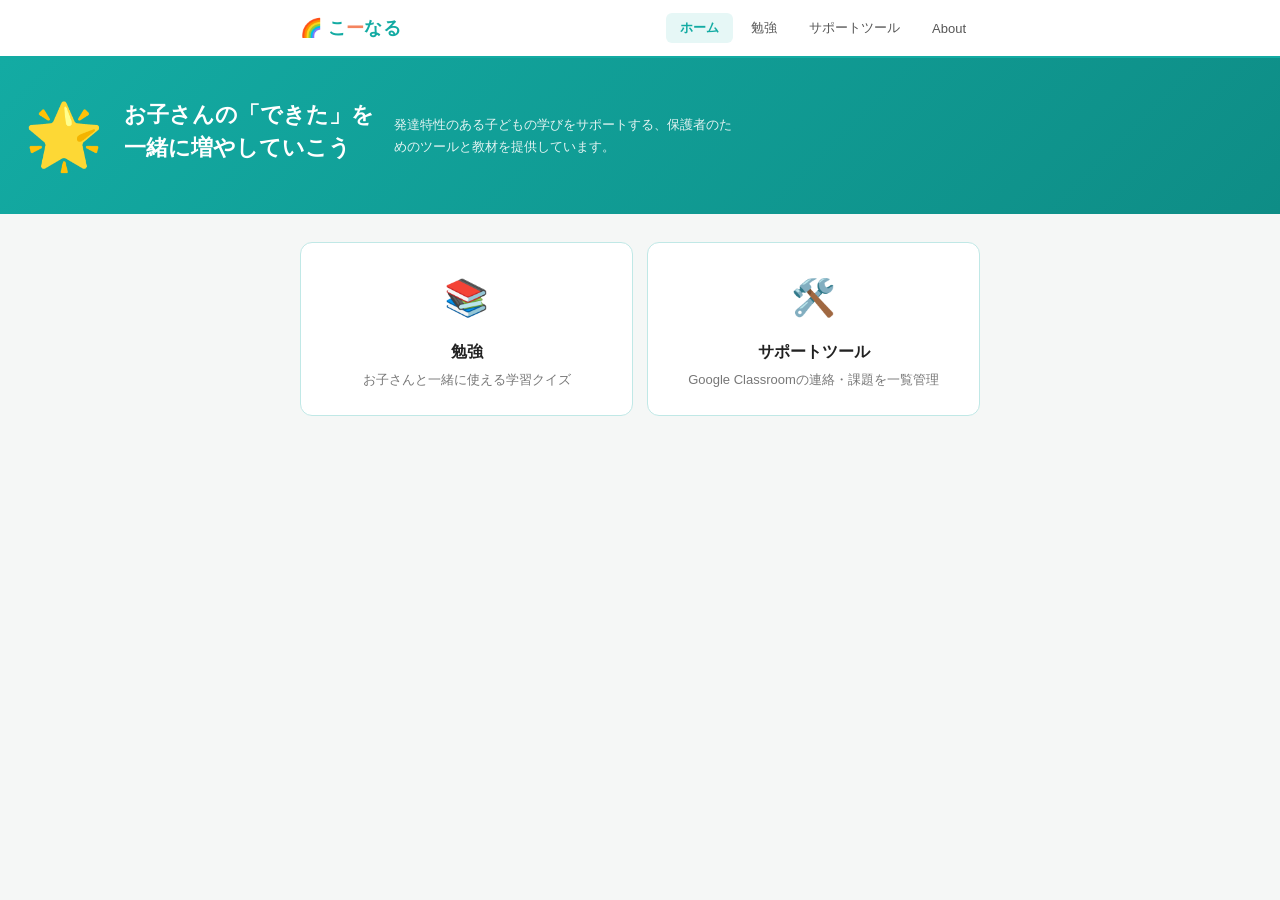
<file: index.html>
<!DOCTYPE html>
<html lang="ja">
<head>
  <meta charset="UTF-8">
  <meta name="viewport" content="width=device-width, initial-scale=1.0">
  <title>こーなる</title>
  <link rel="stylesheet" href="style.css">
</head>
<body>

  <header class="site-header">
    <div class="header-inner">
      <div class="logo">🌈 こ<span>ー</span>なる</div>
      <nav class="main-nav">
        <button class="nav-btn active" onclick="showSection('home')">ホーム</button>
        <button class="nav-btn" onclick="showSection('tools')">勉強</button>
        <button class="nav-btn" onclick="showSection('support')">サポートツール</button>
        <button class="nav-btn" onclick="location.href='about.html'">About</button>
      </nav>
    </div>
  </header>

  <!-- ホーム -->
  <section id="sec-home" class="section active">
    <div class="hero">
      <div class="hero-emoji">🌟</div>
      <h1 class="hero-title">お子さんの「できた」を<br>一緒に増やしていこう</h1>
      <p class="hero-sub">発達特性のある子どもの学びをサポートする、保護者のためのツールと教材を提供しています。</p>
    </div>
    <div class="card-grid">
      <div class="home-card" onclick="showSection('tools')">
        <div class="hc-icon">📚</div>
        <div class="hc-title">勉強</div>
        <div class="hc-desc">お子さんと一緒に使える学習クイズ</div>
      </div>
      <div class="home-card" onclick="showSection('support')">
        <div class="hc-icon">🛠️</div>
        <div class="hc-title">サポートツール</div>
        <div class="hc-desc">Google Classroomの連絡・課題を一覧管理</div>
      </div>
    </div>
  </section>

  <!-- 勉強 -->
  <section id="sec-tools" class="section">
    <h2 class="sec-title">勉強</h2>

    <div id="subject-select">
      <p class="sec-lead">考査対策</p>
      <div class="tool-card" style="margin-bottom:12px" onclick="location.href='cards.html'">
        <div class="tc-icon">🗂️</div>
        <div class="tc-body">
          <div class="tc-title">考査対策カード</div>
          <div class="tc-desc">理科・保健体育・地理・家庭科・歴史など。1枚ずつ覚えるカード</div>
        </div>
        <div class="tc-arrow">→</div>
      </div>
      <div class="tool-card" style="margin-bottom:12px" onclick="location.href='typing.html'">
        <div class="tc-icon">⌨️</div>
        <div class="tc-body">
          <div class="tc-title">タイピング暗記バトル</div>
          <div class="tc-desc">答えを打ってボスを倒す。単元ごとにマスターを集めよう（PCのキーボードで遊びます）</div>
        </div>
        <div class="tc-arrow">→</div>
      </div>
      <div class="tool-card" style="margin-bottom:12px" onclick="location.href='rekishi_quiz.html'">
        <div class="tc-icon">📜</div>
        <div class="tc-body">
          <div class="tc-title">歴史 一問ずつカード（プリント7〜14）</div>
          <div class="tc-desc">赤シートをタップして答えを確認。×の問題だけくり返せます</div>
        </div>
        <div class="tc-arrow">→</div>
      </div>
      <div class="tool-card" style="margin-bottom:28px" onclick="location.href='chiri_ox_quiz.html'">
        <div class="tc-icon">🌏</div>
        <div class="tc-body">
          <div class="tc-title">地理 ○×で覚える（プリント12〜16）</div>
          <div class="tc-desc">宗教・自然環境・中国・韓国・東南アジア。文章を読んで○×をタップ</div>
        </div>
        <div class="tc-arrow">→</div>
      </div>

      <p class="sec-lead">教科を選んでください</p>
      <div class="subject-grid" id="subject-grid"></div>
    </div>

    <div id="quiz-view" style="display:none;">
      <button class="back-btn" onclick="backToSubjects()">← 戻る</button>
      <div class="q-progress">
        <div class="q-bar"><div class="q-bar-fill" id="q-bar-fill"></div></div>
        <span class="q-count" id="q-count"></span>
      </div>
      <div class="question-card">
        <div class="q-text" id="q-text"></div>
      </div>
      <div class="choices" id="choices"></div>
      <div class="feedback" id="feedback"></div>
    </div>

    <div id="result-view" style="display:none;">
      <div class="result-box">
        <div class="result-emoji" id="result-emoji"></div>
        <div class="result-msg" id="result-msg"></div>
        <div class="result-score" id="result-score"></div>
        <button class="retry-btn" id="retry-btn">もう一度</button>
        <button class="back-btn2" onclick="backToSubjects()">教科を選び直す</button>
      </div>
    </div>
  </section>

  <!-- サポートツール -->
  <section id="sec-support" class="section">
    <h2 class="sec-title">サポートツール</h2>
    <p class="sec-lead">保護者の方向けのツールを提供しています。</p>
    <div class="tool-card" onclick="location.href='classroom-tool.html'">
      <div class="tc-icon">📋</div>
      <div class="tc-body">
        <div class="tc-title">Google Classroom 確認ツール</div>
        <div class="tc-desc">お子さんのClassroomの連絡・課題・テスト情報をスプレッドシートで一覧管理できます</div>
      </div>
      <div class="tc-arrow">→</div>
    </div>
  </section>

  <script src="app.js"></script>
</body>
</html>
</file>
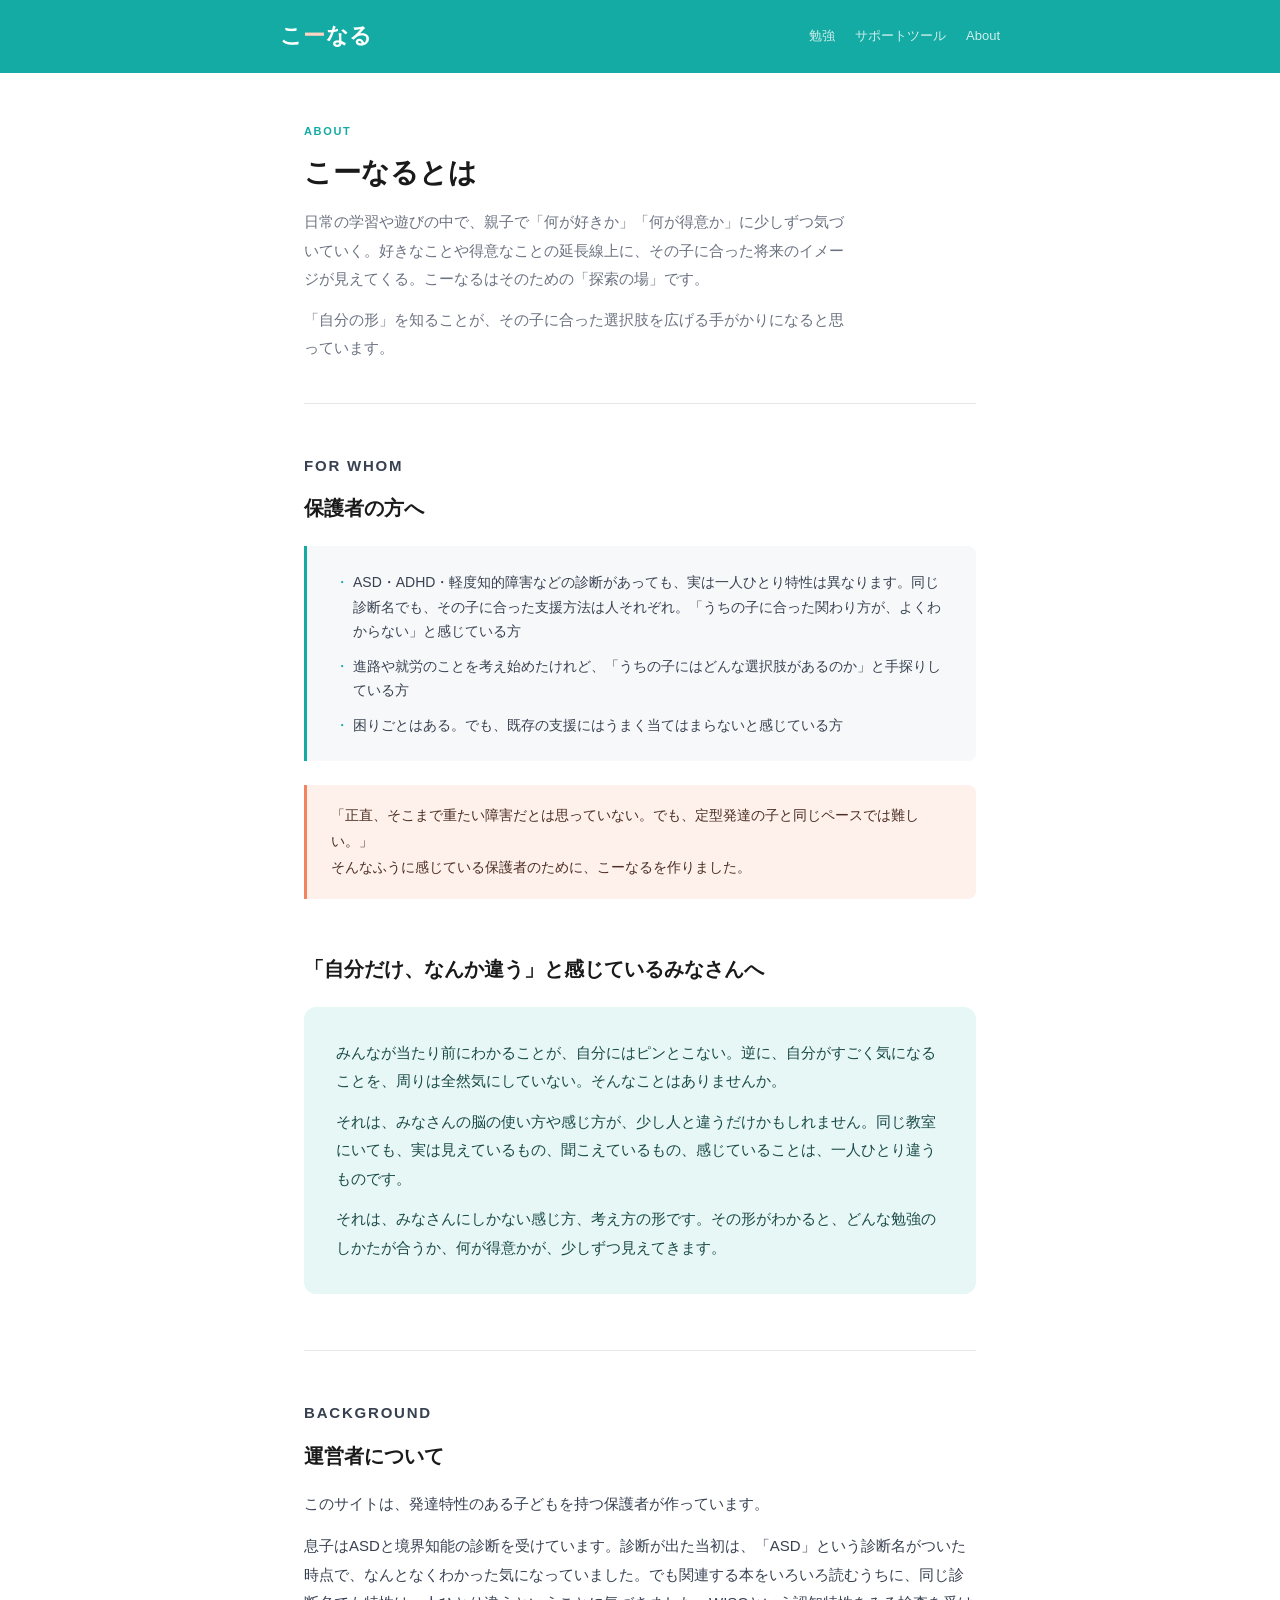
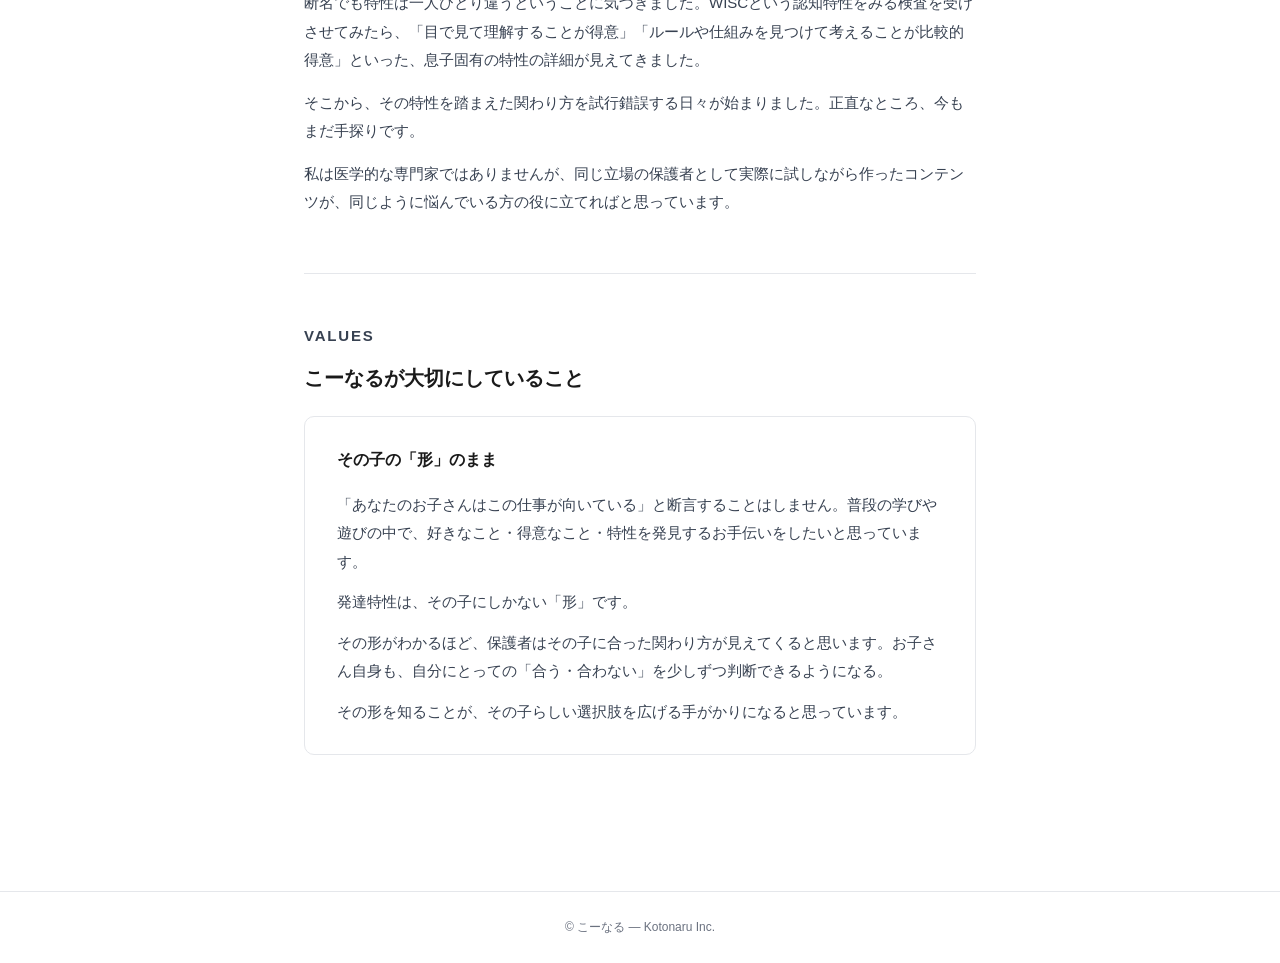
<file: about.html>
<!DOCTYPE html>
<html lang="ja">
<head>
<meta charset="UTF-8">
<meta name="viewport" content="width=device-width, initial-scale=1.0">
<title>こーなるについて | こーなる</title>
<style>
  :root {
    --teal: #13ABA3;
    --teal-dark: #0D8880;
    --teal-light: #E6F7F6;
    --salmon: #F4845F;
    --salmon-light: #FEF0EB;
    --black: #1A1A1A;
    --gray: #6B7280;
    --gray-light: #F7F8F9;
    --white: #FFFFFF;
    --border: #E5E7EB;
    --text: #374151;
  }

  * { box-sizing: border-box; margin: 0; padding: 0; }

  body {
    font-family: "Hiragino Kaku Gothic ProN", "Hiragino Sans", "Meiryo", sans-serif;
    color: var(--black);
    background: var(--white);
    line-height: 1.85;
    font-size: 15px;
  }

  /* ヘッダー */
  header {
    background: var(--teal);
    padding: 16px 24px;
  }
  .header-inner {
    max-width: 720px;
    margin: 0 auto;
    display: flex;
    align-items: center;
    gap: 12px;
  }
  .logo {
    font-size: 22px;
    font-weight: 800;
    color: var(--white);
    letter-spacing: 0.02em;
    text-decoration: none;
  }
  .logo span { color: #FFD4C2; }
  nav {
    margin-left: auto;
    display: flex;
    gap: 20px;
  }
  nav a {
    color: rgba(255,255,255,0.8);
    text-decoration: none;
    font-size: 13px;
  }
  nav a:hover { color: var(--white); }

  /* メインコンテナ */
  main {
    max-width: 720px;
    margin: 0 auto;
    padding: 0 24px 80px;
  }

  /* ページタイトル */
  .page-title-block {
    padding: 48px 0 40px;
    border-bottom: 1px solid var(--border);
    margin-bottom: 48px;
  }
  .page-label {
    font-size: 11px;
    font-weight: 700;
    color: var(--teal);
    letter-spacing: 0.15em;
    text-transform: uppercase;
    margin-bottom: 12px;
  }
  .page-title-block h1 {
    font-size: 28px;
    font-weight: 800;
    color: var(--black);
    line-height: 1.4;
    margin-bottom: 16px;
  }
  .page-title-block .lead {
    font-size: 15px;
    color: var(--gray);
    line-height: 1.9;
    max-width: 540px;
  }

  /* セクション共通 */
  .section {
    margin-bottom: 56px;
  }
  .section-header {
    margin-bottom: 20px;
  }
  .section-eyebrow {
    font-size: 11px;
    font-weight: 700;
    color: var(--teal);
    letter-spacing: 0.12em;
    text-transform: uppercase;
    margin-bottom: 8px;
  }
  .section h2 {
    font-size: 20px;
    font-weight: 800;
    color: var(--black);
    line-height: 1.4;
  }
  .section p {
    font-size: 15px;
    color: var(--text);
    line-height: 1.9;
    margin-bottom: 14px;
  }
  .section p:last-child { margin-bottom: 0; }

  /* 区切り線 */
  hr.divider {
    border: none;
    border-top: 1px solid var(--border);
    margin: 48px 0;
  }

  /* 保護者向けボックス */
  .audience-block {
    background: var(--gray-light);
    border-left: 3px solid var(--teal);
    border-radius: 0 8px 8px 0;
    padding: 24px 28px;
    margin: 24px 0;
  }
  .audience-block h3 {
    font-size: 14px;
    font-weight: 700;
    color: var(--teal-dark);
    margin-bottom: 14px;
  }
  .audience-block ul {
    list-style: none;
    display: flex;
    flex-direction: column;
    gap: 10px;
  }
  .audience-block ul li {
    font-size: 14px;
    color: var(--text);
    line-height: 1.75;
    padding-left: 18px;
    position: relative;
  }
  .audience-block ul li::before {
    content: "・";
    position: absolute;
    left: 0;
    color: var(--teal);
  }

  /* 引用ブロック */
  blockquote {
    border-left: 3px solid var(--salmon);
    background: var(--salmon-light);
    padding: 18px 24px;
    border-radius: 0 8px 8px 0;
    margin: 24px 0;
    font-size: 14px;
    color: #4B2E23;
    line-height: 1.85;
    font-style: normal;
  }

  /* 子ども向けセクション */
  .kids-section {
    background: var(--teal-light);
    border-radius: 12px;
    padding: 32px;
    margin: 24px 0;
  }
  .kids-section h3 {
    font-size: 16px;
    font-weight: 800;
    color: var(--teal-dark);
    margin-bottom: 16px;
    line-height: 1.5;
  }
  .kids-section p {
    font-size: 15px;
    color: #1A4A47;
    line-height: 1.9;
    margin-bottom: 12px;
  }
  .kids-section p:last-child { margin-bottom: 0; }

  /* 大切にしていることセクション */
  .value-block {
    border: 1px solid var(--border);
    border-radius: 10px;
    padding: 28px 32px;
    margin-top: 24px;
  }
  .value-block h3 {
    font-size: 16px;
    font-weight: 800;
    color: var(--black);
    margin-bottom: 16px;
  }
  .value-block p {
    font-size: 15px;
    color: var(--text);
    line-height: 1.9;
    margin-bottom: 12px;
  }
  .value-block p:last-child { margin-bottom: 0; }

  /* フッター */
  footer {
    border-top: 1px solid var(--border);
    padding: 24px;
    text-align: center;
    font-size: 12px;
    color: var(--gray);
  }

  /* レスポンシブ */
  @media (max-width: 600px) {
    header { padding: 14px 16px; }
    main { padding: 0 16px 60px; }
    .page-title-block { padding: 32px 0 28px; margin-bottom: 32px; }
    .page-title-block h1 { font-size: 22px; }
    .section h2 { font-size: 18px; }
    .kids-section { padding: 24px 20px; }
    .value-block { padding: 22px 20px; }
    nav { display: none; }
  }
</style>
</head>
<body>

<header>
  <div class="header-inner">
    <a href="index.html" class="logo">こ<span>ー</span>なる</a>
    <nav>
      <a href="study.html">勉強</a>
      <a href="tools.html">サポートツール</a>
      <a href="about.html">About</a>
    </nav>
  </div>
</header>

<main>

  <div class="page-title-block">
    <p class="page-label">About</p>
    <h1>こーなるとは</h1>
    <p class="lead">
      日常の学習や遊びの中で、親子で「何が好きか」「何が得意か」に少しずつ気づいていく。好きなことや得意なことの延長線上に、その子に合った将来のイメージが見えてくる。こーなるはそのための「探索の場」です。
    </p>
    <p class="lead" style="margin-top:12px;">
      「自分の形」を知ることが、その子に合った選択肢を広げる手がかりになると思っています。
    </p>
  </div>

  <!-- For whom -->
  <div class="section">
    <div class="section-header">
      <p class="section-eyebrow">For whom</p>
      <h2>保護者の方へ</h2>
    </div>

    <div class="audience-block">
      <ul>
        <li>ASD・ADHD・軽度知的障害などの診断があっても、実は一人ひとり特性は異なります。同じ診断名でも、その子に合った支援方法は人それぞれ。「うちの子に合った関わり方が、よくわからない」と感じている方</li>
        <li>進路や就労のことを考え始めたけれど、「うちの子にはどんな選択肢があるのか」と手探りしている方</li>
        <li>困りごとはある。でも、既存の支援にはうまく当てはまらないと感じている方</li>
      </ul>
    </div>

    <blockquote>
      「正直、そこまで重たい障害だとは思っていない。でも、定型発達の子と同じペースでは難しい。」<br>
      そんなふうに感じている保護者のために、こーなるを作りました。
    </blockquote>
  </div>

  <div class="section">
    <div class="section-header">
      <h2>「自分だけ、なんか違う」と感じているみなさんへ</h2>
    </div>

    <div class="kids-section">
      <p>みんなが当たり前にわかることが、自分にはピンとこない。逆に、自分がすごく気になることを、周りは全然気にしていない。そんなことはありませんか。</p>
      <p>それは、みなさんの脳の使い方や感じ方が、少し人と違うだけかもしれません。同じ教室にいても、実は見えているもの、聞こえているもの、感じていることは、一人ひとり違うものです。</p>
      <p>それは、みなさんにしかない感じ方、考え方の形です。その形がわかると、どんな勉強のしかたが合うか、何が得意かが、少しずつ見えてきます。</p>
    </div>
  </div>

  <hr class="divider">

  <!-- なぜ作ったか -->
  <div class="section">
    <div class="section-header">
      <p class="section-eyebrow">Background</p>
      <h2>運営者について</h2>
    </div>
    <p>このサイトは、発達特性のある子どもを持つ保護者が作っています。</p>
    <p>息子はASDと境界知能の診断を受けています。診断が出た当初は、「ASD」という診断名がついた時点で、なんとなくわかった気になっていました。でも関連する本をいろいろ読むうちに、同じ診断名でも特性は一人ひとり違うということに気づきました。WISCという認知特性をみる検査を受けさせてみたら、「目で見て理解することが得意」「ルールや仕組みを見つけて考えることが比較的得意」といった、息子固有の特性の詳細が見えてきました。</p>
    <p>そこから、その特性を踏まえた関わり方を試行錯誤する日々が始まりました。正直なところ、今もまだ手探りです。</p>
    <p>私は医学的な専門家ではありませんが、同じ立場の保護者として実際に試しながら作ったコンテンツが、同じように悩んでいる方の役に立てればと思っています。</p>
  </div>

  <hr class="divider">

  <!-- こーなるが大切にしていること -->
  <div class="section">
    <div class="section-header">
      <p class="section-eyebrow">Values</p>
      <h2>こーなるが大切にしていること</h2>
    </div>

    <div class="value-block">
      <h3>その子の「形」のまま</h3>
      <p>「あなたのお子さんはこの仕事が向いている」と断言することはしません。普段の学びや遊びの中で、好きなこと・得意なこと・特性を発見するお手伝いをしたいと思っています。</p>
      <p>発達特性は、その子にしかない「形」です。</p>
      <p>その形がわかるほど、保護者はその子に合った関わり方が見えてくると思います。お子さん自身も、自分にとっての「合う・合わない」を少しずつ判断できるようになる。</p>
      <p>その形を知ることが、その子らしい選択肢を広げる手がかりになると思っています。</p>
    </div>
  </div>

</main>

<footer>
  © こーなる — Kotonaru Inc.
</footer>

</body>
</html>
</file>
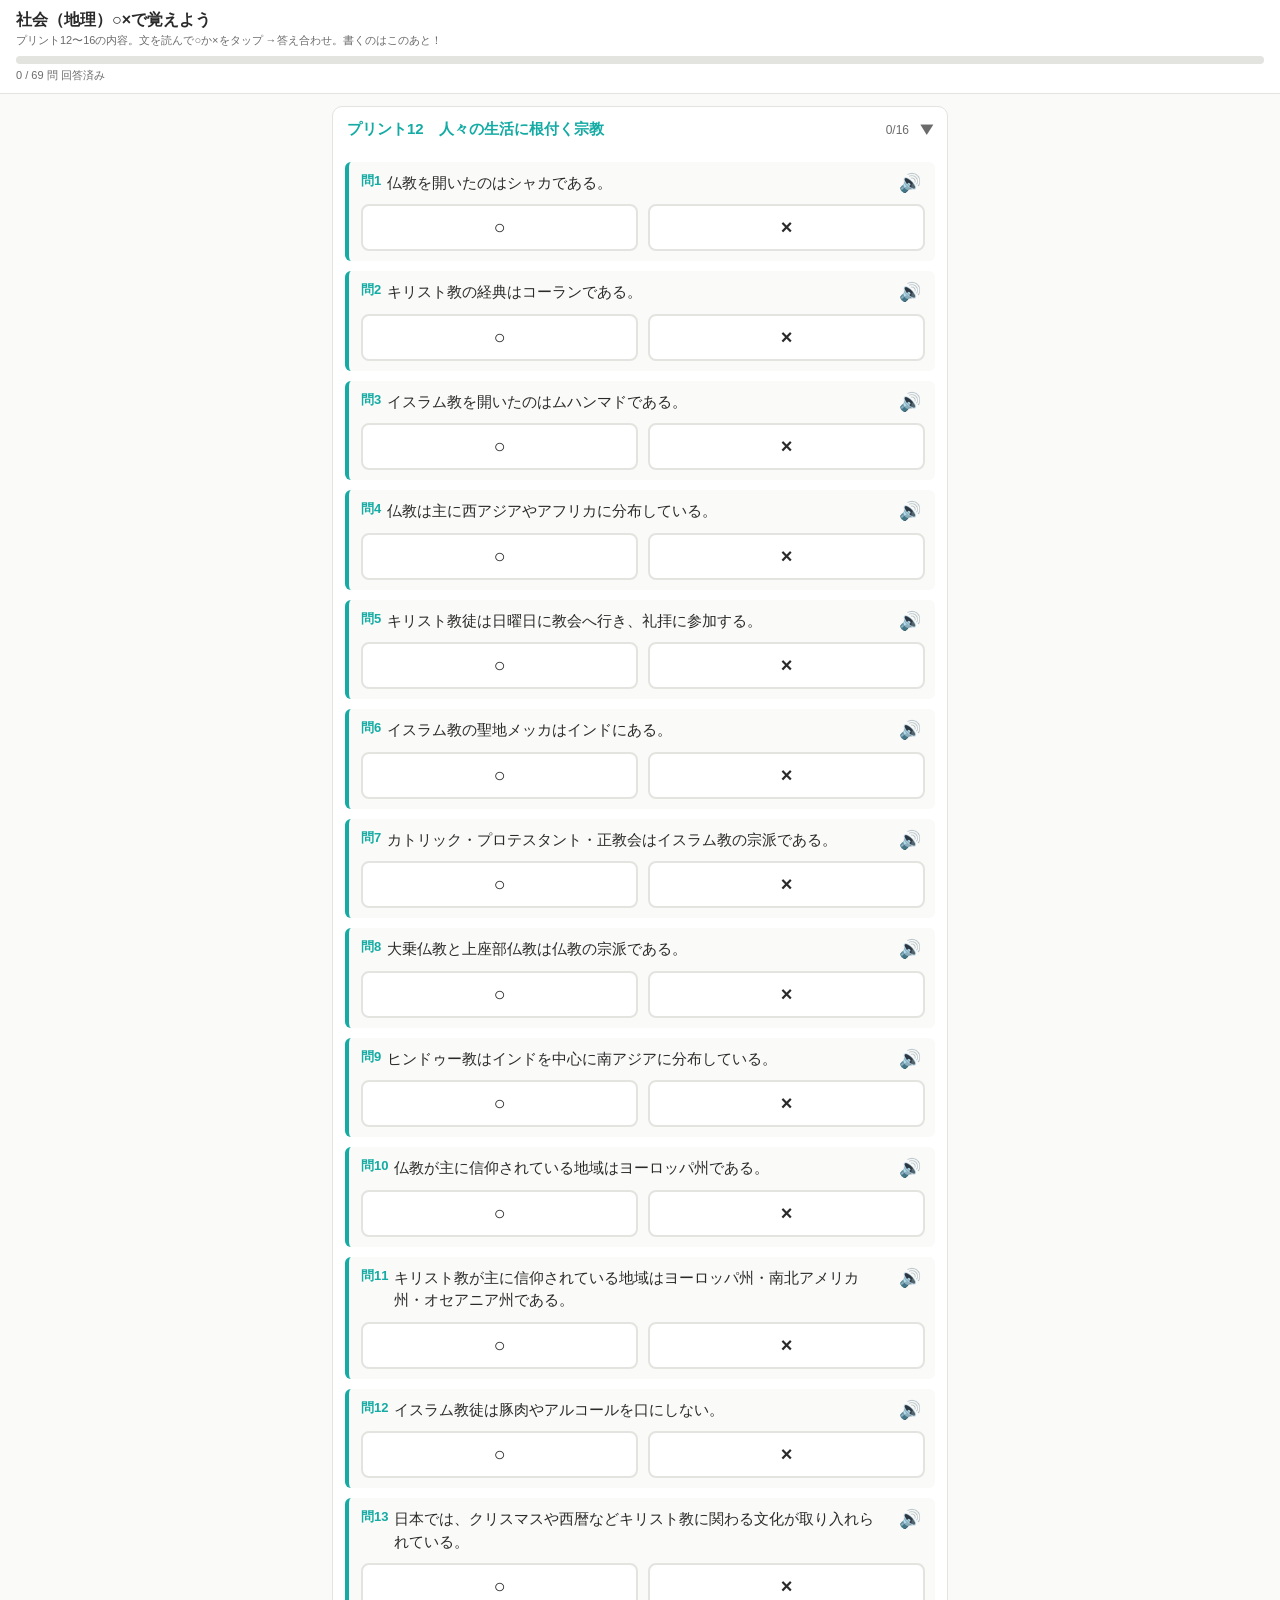
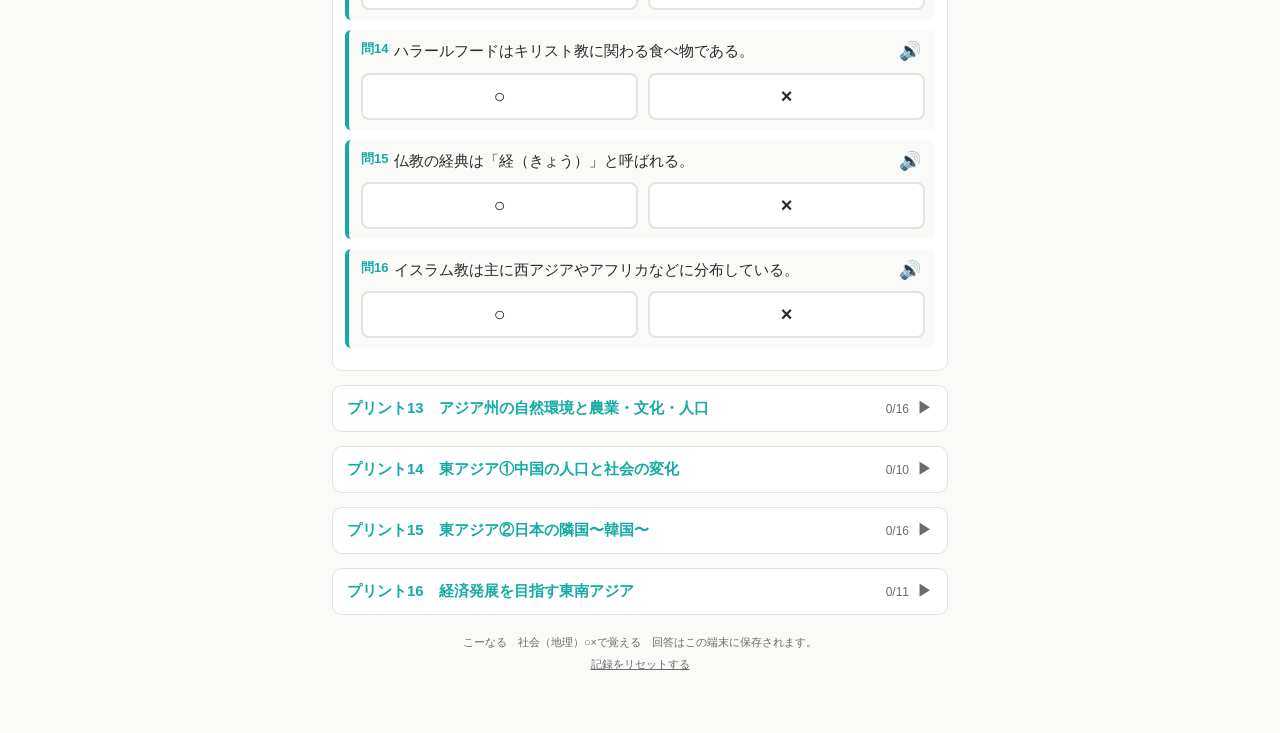
<file: chiri_ox_quiz.html>
<!DOCTYPE html>
<html lang="ja">
<head>
<meta charset="UTF-8">
<meta name="viewport" content="width=device-width, initial-scale=1, viewport-fit=cover">
<title>社会(地理) ○×で覚える</title>
<style>
  :root{
    --main:#13ABA3;
    --accent:#F4845F;
    --ans:#FF8080;
    --bg:#FAFAF8;
    --card:#FFFFFF;
    --text:#2A2A2A;
    --sub:#6B6B6B;
    --border:#E3E3E0;
    box-sizing:border-box;
    padding-top:env(safe-area-inset-top,0px);
    padding-bottom:env(safe-area-inset-bottom,0px);
  }
  @media (prefers-color-scheme: dark){
    :root:not([data-theme="light"]){
      --bg:#1B1D1D; --card:#262929; --text:#EDEDEC; --sub:#A5A5A2; --border:#3A3D3D;
    }
  }
  :root[data-theme="dark"]{ --bg:#1B1D1D; --card:#262929; --text:#EDEDEC; --sub:#A5A5A2; --border:#3A3D3D; }
  html{scroll-padding-top:env(safe-area-inset-top,0px);}
  *{box-sizing:border-box;}
  body{margin:0; font-family:"游ゴシック","Yu Gothic","Hiragino Sans",sans-serif; background:var(--bg); color:var(--text);}
  header{
    position:sticky; top:0; z-index:10; background:var(--card);
    padding:calc(10px + env(safe-area-inset-top,0px)) 16px 10px; border-bottom:1px solid var(--border);
  }
  header h1{font-size:16px; margin:0 0 2px;}
  header .sub{font-size:11px; color:var(--sub);}
  .progress-wrap{margin-top:8px; height:8px; border-radius:4px; background:var(--border); overflow:hidden;}
  .progress-bar{height:100%; background:var(--main); width:0%; transition:width .3s;}
  .progress-label{font-size:11px; color:var(--sub); margin-top:4px;}
  main{padding:12px 12px 60px; max-width:640px; margin:0 auto;}
  .section{margin-bottom:14px; border-radius:10px; background:var(--card); border:1px solid var(--border); overflow:hidden;}
  .section-head{display:flex; justify-content:space-between; align-items:center; padding:12px 14px; cursor:pointer; user-select:none;}
  .section-head .title{font-weight:bold; font-size:15px; color:var(--main);}
  .section-head .count{font-size:12px; color:var(--sub);}
  .section-body{padding:0 12px 12px; display:none;}
  .section.open .section-body{display:block;}
  .chev{transition:transform .2s; color:var(--sub);}
  .section.open .chev{transform:rotate(90deg);}
  .qcard{border-left:4px solid var(--main); background:var(--bg); border-radius:6px; padding:10px 10px 10px 12px; margin:10px 0;}
  .qcard.correct{border-left-color:var(--main);}
  .qcard.wrong{border-left-color:var(--accent);}
  .qhead{display:flex; align-items:flex-start; gap:6px;}
  .qnum{font-weight:bold; color:var(--main); font-size:13px; white-space:nowrap;}
  .qtext{font-size:14.5px; line-height:1.55; flex:1;}
  .speak-btn{border:none; background:none; font-size:18px; cursor:pointer; padding:2px 4px; line-height:1; color:var(--sub);}
  .oxrow{display:flex; gap:10px; margin-top:10px;}
  .oxbtn{
    flex:1; padding:10px 0; font-size:20px; font-weight:bold; border-radius:8px; cursor:pointer;
    border:2px solid var(--border); background:var(--card); color:var(--text);
  }
  .oxbtn.o.picked{background:var(--main); border-color:var(--main); color:#fff;}
  .oxbtn.x.picked{background:var(--accent); border-color:var(--accent); color:#fff;}
  .result{
    margin-top:8px; padding:8px 10px; border-radius:6px; font-size:13.5px; line-height:1.5;
    display:none; font-weight:bold;
  }
  .result.show{display:block;}
  .result.ok{background:rgba(19,171,163,0.12); color:var(--main);}
  .result.ng{background:rgba(255,128,128,0.14); color:var(--ans);}
  .explain{font-weight:normal; color:var(--text); margin-top:4px; display:block;}
  .footer-note{font-size:11px; color:var(--sub); text-align:center; margin-top:20px;}
  .reset-link{font-size:11px; color:var(--sub); text-decoration:underline; background:none; border:none; cursor:pointer; margin-top:6px;}
</style>
</head>
<body>
<header>
  <h1>社会（地理）○×で覚えよう</h1>
  <div class="sub">プリント12〜16の内容。文を読んで○か×をタップ →答え合わせ。書くのはこのあと！</div>
  <div class="progress-wrap"><div class="progress-bar" id="progressBar"></div></div>
  <div class="progress-label" id="progressLabel">0 / 0 問 回答済み</div>
</header>
<main id="main"></main>

<script>
const DATA = [
{ id:"p12", title:"プリント12　人々の生活に根付く宗教", items:[
  {q:"仏教を開いたのはシャカである。", ans:"o"},
  {q:"キリスト教の経典はコーランである。", ans:"x", ex:"正しくは「旧約聖書・新約聖書」。コーランはイスラム教の経典。"},
  {q:"イスラム教を開いたのはムハンマドである。", ans:"o"},
  {q:"仏教は主に西アジアやアフリカに分布している。", ans:"x", ex:"正しくは「東南アジアから東アジア」。西アジア・アフリカはイスラム教が多い。"},
  {q:"キリスト教徒は日曜日に教会へ行き、礼拝に参加する。", ans:"o"},
  {q:"イスラム教の聖地メッカはインドにある。", ans:"x", ex:"正しくは「サウジアラビア」。"},
  {q:"カトリック・プロテスタント・正教会はイスラム教の宗派である。", ans:"x", ex:"正しくは「キリスト教」の宗派。"},
  {q:"大乗仏教と上座部仏教は仏教の宗派である。", ans:"o"},
  {q:"ヒンドゥー教はインドを中心に南アジアに分布している。", ans:"o"},
  {q:"仏教が主に信仰されている地域はヨーロッパ州である。", ans:"x", ex:"正しくは「アジア州」。ヨーロッパ州はキリスト教が多い。"},
  {q:"キリスト教が主に信仰されている地域はヨーロッパ州・南北アメリカ州・オセアニア州である。", ans:"o"},
  {q:"イスラム教徒は豚肉やアルコールを口にしない。", ans:"o"},
  {q:"日本では、クリスマスや西暦などキリスト教に関わる文化が取り入れられている。", ans:"o"},
  {q:"ハラールフードはキリスト教に関わる食べ物である。", ans:"x", ex:"正しくは「イスラム教」に関わる。"},
  {q:"仏教の経典は「経（きょう）」と呼ばれる。", ans:"o"},
  {q:"イスラム教は主に西アジアやアフリカなどに分布している。", ans:"o"},
]},
{ id:"p13", title:"プリント13　アジア州の自然環境と農業・文化・人口", items:[
  {q:"ヒマラヤ山脈には世界最高峰がある。", ans:"o"},
  {q:"カスピ海は世界最大の湖である。", ans:"o"},
  {q:"インドシナ半島は西アジアにある。", ans:"x", ex:"正しくは「東南アジア」にある。"},
  {q:"長江は日本を流れる川である。", ans:"x", ex:"正しくは「中国」を流れる川。"},
  {q:"デカン高原はインド半島にある。", ans:"o"},
  {q:"モンゴル高原は東アジア内陸部にある。", ans:"o"},
  {q:"インダス川は南アジア（パキスタン）を流れる。", ans:"o"},
  {q:"アラビア半島は東アジアにある。", ans:"x", ex:"正しくは「西アジア」にある。"},
  {q:"夏と冬で風向きが変わる風を季節風（モンスーン）という。", ans:"o"},
  {q:"雨季は、冬に内陸から乾いた風が吹く時期のことである。", ans:"x", ex:"正しくは「夏」に、海から湿った風が吹く時期。"},
  {q:"稲作は降水量が多い東・東南・南アジアで盛んである。", ans:"o"},
  {q:"遊牧はインド西部・中国北部で盛んである。", ans:"x", ex:"正しくは「モンゴル高原・アラビア半島」で盛ん。インド西部・中国北部は畑作。"},
  {q:"タイでは仏教徒が多い。", ans:"o"},
  {q:"インドネシアではヒンドゥー教徒が多い。", ans:"x", ex:"正しくは「イスラム教徒」が多い。ヒンドゥー教徒はインドに多い。"},
  {q:"フィリピンはキリスト教徒が多い国である。", ans:"o"},
  {q:"アジア州の東部〜南部に人口が集中しているのは、季節風の影響で降水量が多く、多くの人を養うことができたからである。", ans:"o"},
]},
{ id:"p14", title:"プリント14　東アジア①中国の人口と社会の変化", items:[
  {q:"中国の人口は約14億人である。", ans:"o"},
  {q:"一人っ子政策は人口を増やすための政策である。", ans:"x", ex:"正しくは、急激な人口増加を「抑える」ための政策。"},
  {q:"少子高齢化が進んだため、一人っ子政策は見直されている。", ans:"o"},
  {q:"経済特区はシェンチェンなど沿海部に設置された。", ans:"o"},
  {q:"中国は安価な労働力を生かし「世界の工場」と呼ばれるようになった。", ans:"o"},
  {q:"中国では都市と農村の間で経済格差は見られない。", ans:"x", ex:"正しくは、都市と農村・沿海部と内陸部の間で経済格差が見られる。"},
  {q:"中国の環境問題は化石燃料の大量消費による大気汚染などである。", ans:"o"},
  {q:"中国の製品は主に日本やアメリカ合衆国などに輸出されている。", ans:"o"},
  {q:"チューハイ・スワトウ・アモイは代表的な経済特区である。", ans:"o"},
  {q:"ハルビンやナンキンは大気汚染が激しい都市の例である。", ans:"o"},
]},
{ id:"p15", title:"プリント15　東アジア②日本の隣国〜韓国〜", items:[
  {q:"韓国独自の文字はハングルである。", ans:"o"},
  {q:"儒教は年長者を敬う教えで、日本と共通点がある。", ans:"o"},
  {q:"1945年、朝鮮はアメリカから独立した。", ans:"x", ex:"正しくは「日本」から独立した。"},
  {q:"南北の分断線は北緯38度線である。", ans:"o"},
  {q:"朝鮮半島の北の正式名称は大韓民国である。", ans:"x", ex:"正しくは「朝鮮民主主義人民共和国」。大韓民国は南（韓国）の正式名称。"},
  {q:"1950年に朝鮮戦争が起こった。", ans:"o"},
  {q:"1953年に休戦協定が結ばれた。", ans:"o"},
  {q:"1960年代、韓国は重工業（造船・製鉄など）に力を入れた。", ans:"o"},
  {q:"1980年の韓国の主な輸出品は半導体や自動車だった。", ans:"x", ex:"正しくは「衣類・機械類」。半導体などのハイテク製品が中心になったのは近年（2020年ごろ）。"},
  {q:"2020年の韓国の主な輸出先は中国・アメリカ・ベトナムである。", ans:"o"},
  {q:"現在の韓国はコンテンツ産業（K-POPやドラマなど）に力を入れている。", ans:"o"},
  {q:"韓国と台湾は、ハイテク産業を育成し世界へ輸出することで経済成長した点が共通している。", ans:"o"},
  {q:"韓国の首都はソウルである。", ans:"o"},
  {q:"一極集中とは、人口が地方に分散することである。", ans:"x", ex:"正しくは、人口が「都市に集中」すること。"},
  {q:"ソウルへの一極集中により、住宅価格の高騰などの問題が起きている。", ans:"o"},
  {q:"韓国の総人口の約半分がソウルとその周辺に集中している。", ans:"o"},
]},
{ id:"p16", title:"プリント16　経済発展を目指す東南アジア", items:[
  {q:"東南アジアで商業に活躍する中国系住民を華人という。", ans:"o"},
  {q:"二期作とは、同じ土地で1年に2回米を作ることである。", ans:"o"},
  {q:"プランテーションとは、欧米企業などが開いた大規模農園のことである。", ans:"o"},
  {q:"マレーシアやインドネシアでは天然ゴムなどがプランテーションで栽培されている。", ans:"o"},
  {q:"工業団地は、外国企業を招くために建設された。", ans:"o"},
  {q:"ASEANの正式名称は東南アジア諸国連合である。", ans:"o"},
  {q:"2026年現在、ASEANの加盟国は10カ国である。", ans:"x", ex:"正しくは「11カ国」。2025年10月に東ティモールが加盟した。"},
  {q:"スラムとは、安定した職に就けず住宅環境が不十分な人々が暮らす場所のことである。", ans:"o"},
  {q:"自動車やバイクの急増により、渋滞や大気汚染が起きている。", ans:"o"},
  {q:"東南アジアの輸出品は、1975年から2022年で工業製品中心から一次産品中心に変化した。", ans:"x", ex:"正しくは逆。「一次産品中心」から「機械類などの工業製品中心」に変化した。"},
  {q:"シンガポールでは、外国企業を誘致する工業団地の建設から工業化が始まった。", ans:"o"},
]},
];

const STORE_KEY = "shakai_chiri_ox_progress_v1";
function loadStore(){ try{ return JSON.parse(localStorage.getItem(STORE_KEY) || "{}"); }catch(e){ return {}; } }
function saveStore(s){ try{ localStorage.setItem(STORE_KEY, JSON.stringify(s)); }catch(e){} }
let store = loadStore();

function speak(text){
  try{
    if(!('speechSynthesis' in window)) return;
    window.speechSynthesis.cancel();
    const u = new SpeechSynthesisUtterance(text);
    u.lang = 'ja-JP'; u.rate = 0.95;
    window.speechSynthesis.speak(u);
  }catch(e){}
}

function totalCount(){ return DATA.reduce((s,sec)=>s+sec.items.length,0); }
function doneCount(){
  let c=0;
  DATA.forEach(sec=>sec.items.forEach((it,i)=>{ if(store[sec.id+"_"+i] && store[sec.id+"_"+i].picked) c++; }));
  return c;
}
function updateProgress(){
  const total=totalCount(), done=doneCount();
  document.getElementById('progressBar').style.width = (total? (done/total*100):0)+"%";
  document.getElementById('progressLabel').textContent = done+" / "+total+" 問 回答済み";
}

function render(){
  const main = document.getElementById('main');
  main.innerHTML = "";
  DATA.forEach((sec, secIdx)=>{
    const secEl = document.createElement('div');
    secEl.className = 'section' + (secIdx===0 ? ' open' : '');
    const doneInSec = sec.items.filter((it,i)=> store[sec.id+"_"+i] && store[sec.id+"_"+i].picked).length;
    secEl.innerHTML = `
      <div class="section-head">
        <div class="title">${sec.title}</div>
        <div style="display:flex;align-items:center;gap:8px;">
          <div class="count">${doneInSec}/${sec.items.length}</div>
          <div class="chev">▶</div>
        </div>
      </div>
      <div class="section-body"></div>
    `;
    secEl.querySelector('.section-head').addEventListener('click', ()=> secEl.classList.toggle('open'));
    const body = secEl.querySelector('.section-body');
    sec.items.forEach((it, i)=>{
      const key = sec.id+"_"+i;
      const saved = store[key] || {picked:null};
      const card = document.createElement('div');
      card.className = 'qcard';
      card.innerHTML = `
        <div class="qhead">
          <div class="qnum">問${i+1}</div>
          <div class="qtext">${it.q}</div>
          <button class="speak-btn" title="読み上げる">🔊</button>
        </div>
        <div class="oxrow">
          <button class="oxbtn o">○</button>
          <button class="oxbtn x">×</button>
        </div>
        <div class="result"></div>
      `;
      const oBtn = card.querySelector('.oxbtn.o');
      const xBtn = card.querySelector('.oxbtn.x');
      const resultEl = card.querySelector('.result');

      function applyPicked(picked){
        oBtn.classList.toggle('picked', picked==='o');
        xBtn.classList.toggle('picked', picked==='x');
        if(picked){
          const correct = (picked === it.ans);
          resultEl.classList.add('show');
          resultEl.classList.toggle('ok', correct);
          resultEl.classList.toggle('ng', !correct);
          card.classList.toggle('correct', correct);
          card.classList.toggle('wrong', !correct);
          let html = correct ? "正解！" : "おしい、正しくは「" + (it.ans==='o' ? '○' : '×') + "」。";
          if(it.ex){ html += `<span class="explain">${it.ex}</span>`; }
          resultEl.innerHTML = html;
        } else {
          resultEl.classList.remove('show');
          card.classList.remove('correct','wrong');
        }
      }
      applyPicked(saved.picked);

      function pick(val){
        const s = store[key] || {};
        s.picked = (s.picked === val) ? null : val;
        store[key] = s;
        saveStore(store);
        applyPicked(s.picked);
        renderSectionCount(secEl, sec);
        updateProgress();
      }
      oBtn.addEventListener('click', ()=>pick('o'));
      xBtn.addEventListener('click', ()=>pick('x'));
      card.querySelector('.speak-btn').addEventListener('click', (e)=>{ e.stopPropagation(); speak(it.q); });
      body.appendChild(card);
    });
    main.appendChild(secEl);
  });
  const footer = document.createElement('div');
  footer.className = 'footer-note';
  footer.innerHTML = `こーなる　社会（地理）○×で覚える　回答はこの端末に保存されます。<br><button class="reset-link" id="resetBtn">記録をリセットする</button>`;
  main.appendChild(footer);
  document.getElementById('resetBtn').addEventListener('click', ()=>{
    if(confirm('すべての記録を消しますか？')){ store = {}; saveStore(store); render(); updateProgress(); }
  });
  updateProgress();
}
function renderSectionCount(secEl, sec){
  const doneInSec = sec.items.filter((it,i)=> store[sec.id+"_"+i] && store[sec.id+"_"+i].picked).length;
  secEl.querySelector('.count').textContent = doneInSec + "/" + sec.items.length;
}

render();
</script>
</body>
</html>
</file>
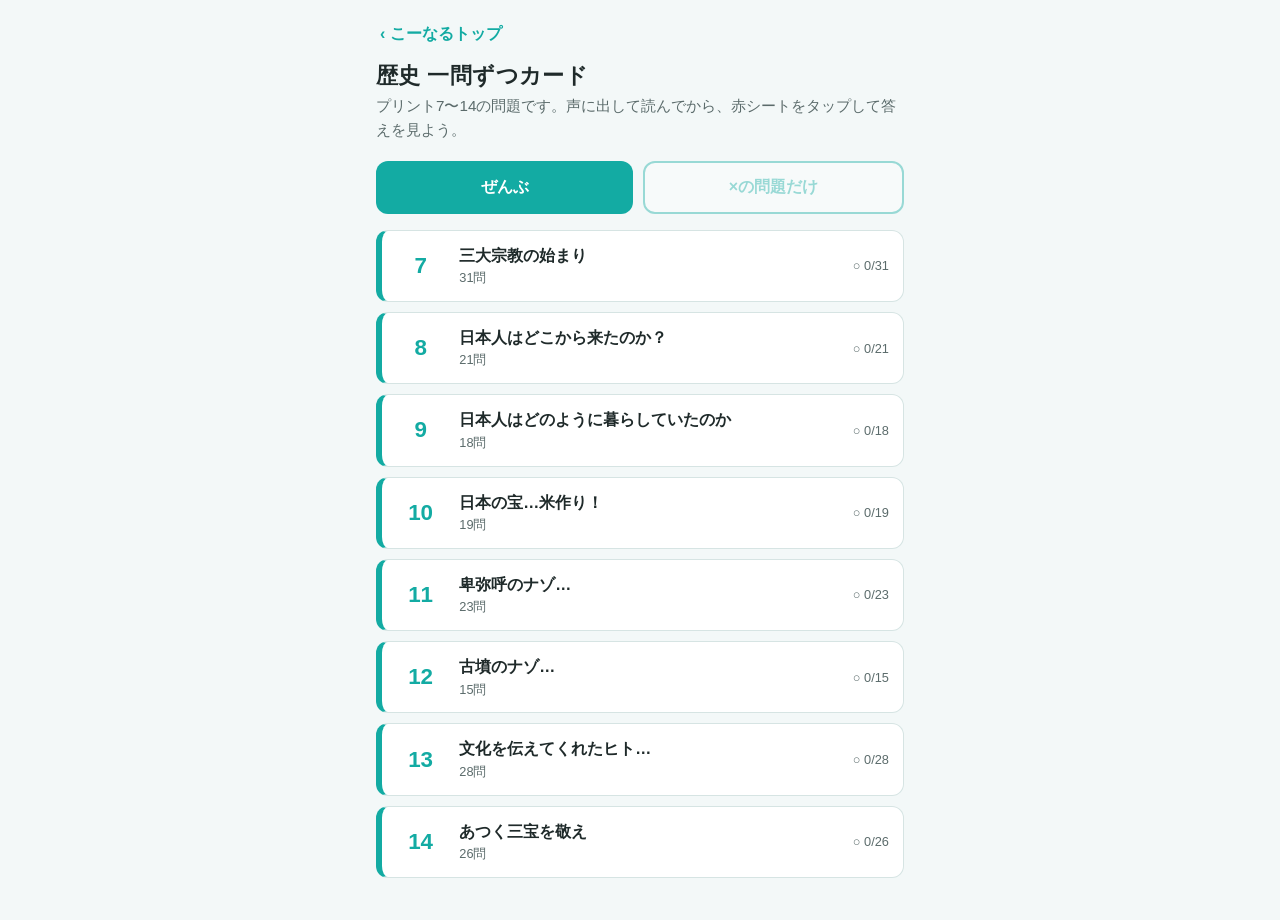
<file: rekishi_quiz.html>
<!DOCTYPE html>
<html lang="ja">
<head>
<meta charset="utf-8">
<meta name="viewport" content="width=device-width, initial-scale=1, viewport-fit=cover">
<title>歴史 一問ずつカード（7〜14）</title>
<meta name="description" content="歴史プリント7〜14の問題を1問ずつ。赤シートをタップして答えを確認できます。">
<meta property="og:title" content="歴史 一問ずつカード（7〜14）">
<meta property="og:description" content="プリント7〜14・179問。赤シートをタップして答えを見よう。続きからもできます。">
<meta property="og:type" content="website">
<meta name="theme-color" content="#13ABA3">
<meta name="apple-mobile-web-app-capable" content="yes">
<meta name="apple-mobile-web-app-title" content="歴史カード">
<style>
:root{
  --teal:#13ABA3; --teal-d:#0E8580; --orange:#F4845F; --red:#E5484D; --redsheet:#E5484D;
  --bg:#F3F8F8; --card:#FFFFFF; --ink:#1F2A2A; --sub:#5B6B6B; --line:#D6E4E3; --ok:#13ABA3; --ng:#F4845F;
  box-sizing:border-box;
  padding-top:env(safe-area-inset-top,0px); padding-bottom:env(safe-area-inset-bottom,0px);
}
@media (prefers-color-scheme: dark){
  :root:not([data-theme="light"]){ --bg:#0F1A1A; --card:#182626; --ink:#E8F1F0; --sub:#9DB0AE; --line:#2A3C3B; --red:#FF7A7F; }
}
:root[data-theme="dark"]{ --bg:#0F1A1A; --card:#182626; --ink:#E8F1F0; --sub:#9DB0AE; --line:#2A3C3B; --red:#FF7A7F; }
html{scroll-padding-top:env(safe-area-inset-top,0px); height:100%}
*,*::before,*::after{box-sizing:inherit}
body{margin:0; min-height:100%; background:var(--bg); color:var(--ink);
  font-family:"Yu Gothic","YuGothic","游ゴシック","Hiragino Kaku Gothic ProN","Hiragino Sans","Noto Sans JP",Meiryo,sans-serif;
  -webkit-tap-highlight-color:transparent}
.wrap{max-width:560px; margin:0 auto; padding:16px 16px 32px}
button{font:inherit; color:inherit; cursor:pointer}
button:focus-visible{outline:3px solid var(--orange); outline-offset:2px}
h1{font-size:1.35rem; margin:8px 0 4px; letter-spacing:.02em}
.lead{color:var(--sub); margin:0 0 18px; font-size:.95rem; line-height:1.6}

/* home */
.sheet{display:flex; align-items:center; gap:14px; width:100%; text-align:left; background:var(--card);
  border:1.5px solid var(--line); border-left:6px solid var(--teal); border-radius:12px; padding:14px 14px; margin-bottom:10px}
.sheet .no{font-weight:800; font-size:1.4rem; color:var(--teal); min-width:2.2em; text-align:center}
.sheet .tt{flex:1; font-weight:700; line-height:1.4}
.sheet .tt small{display:block; font-weight:400; color:var(--sub); font-size:.8rem; margin-top:2px}
.sheet .done{font-size:.8rem; color:var(--sub); white-space:nowrap}
.sheet.clear{border-left-color:var(--orange)}
.sheet.clear .done{color:var(--orange); font-weight:700}
.row{display:flex; gap:10px; margin:6px 0 16px}
.big{flex:1; border:none; border-radius:12px; padding:14px 10px; font-weight:800; font-size:1rem; background:var(--teal); color:#fff}
.big.alt{background:var(--card); color:var(--teal); border:2px solid var(--teal)}
.big:disabled{opacity:.4}
.resume{display:block; width:100%; margin:0 0 10px; background:var(--orange); text-align:left; padding:14px 16px; line-height:1.5}
.resume small{display:block; font-weight:600; opacity:.9; font-size:.85rem}

/* quiz */
.top{display:flex; align-items:center; gap:10px; margin-bottom:10px}
.back{border:none; background:none; color:var(--teal); font-weight:700; padding:8px 4px}
.bar{flex:1; height:10px; background:var(--line); border-radius:6px; overflow:hidden}
.bar i{display:block; height:100%; background:var(--teal); width:0; transition:width .3s}
.count{font-size:.85rem; color:var(--sub); min-width:4.5em; text-align:right}
.card{background:var(--card); border-radius:16px; border:1.5px solid var(--line); padding:20px 18px 18px; min-height:220px}
.tag{display:inline-block; font-size:.78rem; color:var(--teal-d); background:rgba(19,171,163,.12); border-radius:6px; padding:3px 8px; margin-bottom:12px}
:root[data-theme="dark"] .tag{color:#7fdcd6}
.q{font-size:1.25rem; line-height:1.85; margin:0 0 18px; font-weight:600}
.q .blank{display:inline-block; min-width:4.2em; border-bottom:3px solid var(--orange); margin:0 .15em; text-align:center; color:var(--orange); font-weight:800}
.ans{position:relative; border:2px dashed var(--line); border-radius:12px; padding:16px; min-height:70px;
  font-size:1.35rem; font-weight:800; color:var(--red); line-height:1.6; overflow:hidden}
.ans .lbl{display:block; font-size:.75rem; color:var(--sub); font-weight:600; margin-bottom:4px}
.sheetcover{position:absolute; inset:0; background:var(--redsheet); color:#fff; border:none; border-radius:10px;
  font-weight:800; font-size:1rem; display:flex; align-items:center; justify-content:center; transition:transform .35s ease}
.ans.open .sheetcover{transform:translateY(105%)}
#aText{visibility:hidden}
.ans.open #aText{visibility:visible}
.sheetcover{z-index:2}
@media (prefers-reduced-motion: reduce){ .sheetcover,.bar i{transition:none} }
.tools{display:flex; justify-content:flex-end; margin-top:10px}
.speak{border:1.5px solid var(--line); background:var(--card); border-radius:999px; padding:8px 14px; font-size:.9rem}
.judge{display:flex; gap:10px; margin-top:14px}
.judge button{flex:1; border:none; border-radius:14px; padding:16px 8px; font-size:1.15rem; font-weight:800; color:#fff}
.judge .o{background:var(--ok)} .judge .x{background:var(--ng)}
.judge button:disabled{opacity:.35}

/* result */
.result{text-align:center; padding:26px 16px}
.score{font-size:3rem; font-weight:900; color:var(--teal); margin:6px 0}
.score small{font-size:1.1rem; color:var(--sub)}
.msg{color:var(--sub); margin-bottom:20px; line-height:1.6}
.hidden{display:none !important}
</style>
</head>
<body>
<div class="wrap">

<section id="home">
  <a href="index.html" style="display:inline-block;color:var(--teal);font-weight:700;text-decoration:none;padding:8px 4px">‹ こーなるトップ</a>
  <h1>歴史 一問ずつカード</h1>
  <p class="lead">プリント7〜14の問題です。声に出して読んでから、赤シートをタップして答えを見よう。</p>
  <button class="big resume hidden" id="resumeBtn"></button>
  <div class="row">
    <button class="big" id="allBtn">ぜんぶ</button>
    <button class="big alt" id="ngBtn">×の問題だけ</button>
  </div>
  <div id="list"></div>
</section>

<section id="quiz" class="hidden">
  <div class="top">
    <button class="back" id="backBtn">‹ もどる</button>
    <div class="bar"><i id="barFill"></i></div>
    <div class="count" id="count"></div>
  </div>
  <div class="card">
    <span class="tag" id="tag"></span>
    <p class="q" id="qText"></p>
    <div class="ans" id="ans">
      <span class="lbl">こたえ</span>
      <span id="aText"></span>
      <button class="sheetcover" id="cover">タップして答えを見る</button>
    </div>
    <div class="tools"><button class="speak" id="speakBtn">🔊 読み上げ</button></div>
  </div>
  <div class="judge">
    <button class="o" id="okBtn" disabled>○ できた</button>
    <button class="x" id="ngJudge" disabled>× もう一回</button>
  </div>
</section>

<section id="result" class="hidden">
  <div class="result">
    <div id="resTitle" style="font-weight:800;font-size:1.2rem"></div>
    <div class="score" id="score"></div>
    <p class="msg" id="resMsg"></p>
    <div class="row">
      <button class="big" id="retryBtn">×だけもう一回</button>
      <button class="big alt" id="homeBtn">プリントを選ぶ</button>
    </div>
  </div>
</section>

</div>
<script>
const SHEETS={
 7:"三大宗教の始まり",8:"日本人はどこから来たのか？",9:"日本人はどのように暮らしていたのか",10:"日本の宝…米作り！",
 11:"卑弥呼のナゾ…",12:"古墳のナゾ…",13:"文化を伝えてくれたヒト…",14:"あつく三宝を敬え"
};
const B="［？］";
const Q=[
// 7
[7,`人類は自然の働きに、${B}を超える力を感じた。`,"人間"],
[7,`→${B}の存在？`,"神"],
[7,`一族が栄えること、${B}後、安らかに…→神に祈る！`,"死"],
[7,`一族が栄えること、死後、安らかに…→神に${B}！`,"祈る"],
[7,`インドで生まれた宗教は？　${B}の始まり`,"仏教"],
[7,`仏教を始めたのは誰？`,"釈迦"],
[7,`仏教の始まりの国は？`,"インド"],
[7,`仏教の時代背景：${B}制度で差別されている人々が苦しんでいる。`,"カースト"],
[7,`釈迦は「修行を積んで${B}を開けば、心の安らぎを得られる」と説いた。`,"悟り"],
[7,`釈迦は「修行を積んで悟りを開けば、${B}を得られる」と説いた。`,"心の安らぎ"],
[7,`仏教の伝わり方：インド→${B}→韓国→日本→東南アジア`,"中国"],
[7,`仏教の伝わり方：インド→中国→韓国→${B}→東南アジア`,"日本"],
[7,`B.C.4年頃に始まった宗教は？　${B}の始まり`,"キリスト教"],
[7,`キリスト教を始めたのは誰？`,"イエス"],
[7,`キリスト教の始まりの国は？　当時${B}（今のイスラエル）`,"ローマ帝国"],
[7,`キリスト教の時代背景：${B}帝国によって支配された奴隷や貧しい人々が苦しむ。`,"ローマ"],
[7,`キリスト教の時代背景：ローマ帝国によって支配された${B}や貧しい人々が苦しむ。`,"奴隷"],
[7,`イエスは「${B}を信じれば、愛を受けて救われる」と説いた。`,"神"],
[7,`イエスは「神を信じれば、愛を受けて${B}」と説いた。`,"救われる"],
[7,`キリスト教は初めのうち、${B}によって迫害された。`,"ローマ皇帝"],
[7,`キリスト教は4世紀末に、ローマの${B}に定められた。`,"国教"],
[7,`キリスト教はその後どこに伝えられた？（3つ）`,"アメリカ・アジア・アフリカ"],
[7,`7世紀頃に始まった宗教は？　${B}の始まり`,"イスラム教"],
[7,`イスラム教を始めたのは誰？`,"マホメット"],
[7,`イスラム教の始まりの場所は？`,"アラビア半島"],
[7,`イスラム教の時代背景：${B}の差が拡大する。伝統的な社会が崩壊する。`,"貧富"],
[7,`マホメットは「${B}はこの世の全てをつくり、全てを見通している」と説いた。`,"アッラー"],
[7,`アッラーに従う者は${B}に行けるが、逆らえば罰を受ける。`,"天国"],
[7,`アッラーに従う者は天国に行けるが、逆らえば${B}を受ける。`,"罰"],
[7,`イスラム教の伝わり方：アラビア半島→${B}→北アフリカ→東南アジア`,"西アジア"],
[7,`イスラム教の伝わり方：アラビア半島→西アジア→北アフリカ→${B}`,"東南アジア"],
// 8
[8,`数万年前の地層から、長野県${B}湖で発見があった。`,"野尻"],
[8,`野尻湖で見つかった、${B}の牙`,"ナウマンゾウ"],
[8,`野尻湖で見つかった、${B}の角`,"オオツノジカ"],
[8,`大陸にいる動物が日本にいたということは、どんなことが予想できる？`,"ユーラシア大陸と日本は陸つづきだった"],
[8,`群馬県${B}遺跡`,"岩宿"],
[8,`1万年以上前の関東ローム層から${B}石器が見つかる！`,"打製"],
[8,`打製石器が見つかる！＝${B}時代`,"旧石器"],
[8,`${B}石の石器`,"黒曜"],
[8,`岩宿遺跡の発見から、どんなことが予想できる？`,"1万年以上前から人類が日本にいた"],
[8,`その証拠：${B}も見つかる！`,"人骨"],
[8,`沖縄県${B}人`,"港川"],
[8,`やがて1万年前、${B}期が終わる`,"氷河"],
[8,`氷が解けて${B}が上昇する`,"海面"],
[8,`${B}とつながっていた浅い陸地が海になった`,"大陸"],
[8,`大陸とつながっていた浅い陸地が${B}になった`,"海"],
[8,`→現在の${B}ができあがる！`,"日本列島"],
[8,`旧石器時代の新人は、①どこから来た？`,"ユーラシア大陸の北海道側（または朝鮮半島側）から"],
[8,`旧石器時代の新人は、②何をしながら来た？`,"動物を狩りながら"],
[8,`旧石器時代の新人は、③どうやって来た？`,"歩いて（動物を追って）来た"],
// 9
[9,`このプリントのねらいは？`,"縄文時代のくらしを知る"],
[9,`初めの頃のくらし：${B}を使って狩りをした。`,"打製石器"],
[9,`初めの頃のくらし：植物を${B}した。`,"採集"],
[9,`初めの頃は、どこに住んだ？`,"簡単なテントや岩かげ"],
[9,`初めの頃は、食べ物を求めてどうくらした？`,"移動してくらした"],
[9,`火を使って何をした？（2つ）`,"体をあたためる・獲物を焼いて食べる"],
[9,`「縄文土器」の特色とは？`,"厚手・黒褐色・表面に縄目の文様"],
[9,`「縄文土器」を使っていた時代を何という？`,"縄文時代"],
[9,`定住するようになってから、どんな家を造って住んだ？`,"たて穴住居"],
[9,`定住後のくらし：${B}をつける`,"耳飾り"],
[9,`定住後のくらし：歯をぬく${B}をする`,"抜歯"],
[9,`定住後のくらし：祈りのための人形、${B}を作る`,"土偶"],
[9,`人が死ぬと、手足を折り曲げて埋める${B}をする`,"屈葬"],
[9,`「貝塚」とは何？`,"貝殻や魚の骨を捨てたゴミ捨て場"],
[9,`「土偶」とは何？`,"祈りのために用いた人形"],
[9,`「屈葬」とは何？`,"死者の霊による災いを防ぐために、手足を折り曲げて埋めること"],
[9,`青森県にある縄文時代の有名な遺跡は？　${B}遺跡`,"三内丸山"],
[9,`日本列島に新人が住み着いたのは、どんな条件がそろっていたから？`,"温暖で、木の実・けもの・魚・貝などの食料が豊富で住みやすかった"],
// 10
[10,`このプリントのねらいは？`,"弥生時代のくらしを知る"],
[10,`B.C.8世紀頃、${B}半島から移り住んだ人々によって稲作が伝わる`,"朝鮮"],
[10,`稲作は、まず${B}北部に伝わった`,"九州"],
[10,`B.C.8世紀頃、九州北部に${B}が伝わる`,"稲作"],
[10,`稲作は${B}地方にまで広がる`,"東北"],
[10,`稲作が始まって、水田の近くに何を造った？`,"むら"],
[10,`たて穴住居の近くに${B}を造った`,"高床倉庫"],
[10,`稲作が始まって、どんな人が現れた？（2つ）`,"人々を従える有力者・いくつかの村をまとめる王"],
[10,`稲作と一緒に大陸から伝わったもの①：${B}（銅鐸・銅鏡・銅剣・銅矛）`,"青銅器"],
[10,`稲作と一緒に大陸から伝わったもの②：${B}（武器・工具・農具）`,"鉄器"],
[10,`稲作と一緒に大陸から伝わったもの③：${B}土器`,"弥生"],
[10,`「弥生土器」の特色とは？`,"高温で焼かれた・赤褐色・薄手・かたい"],
[10,`「弥生土器」を使っていた時代を何という？`,"弥生時代"],
[10,`高床倉庫の工夫①：${B}を防ぐために高床になっている`,"湿気"],
[10,`高床倉庫の工夫②：ねずみが入らないように${B}を備える`,"ねずみ返し"],
[10,`稲刈りに使ったと考えられる磨製石器とは？`,"石包丁"],
[10,`「銅鐸」は何に使われたと考えられる？`,"祭り"],
[10,`佐賀県にある弥生時代の有名な遺跡は？　${B}遺跡`,"吉野ヶ里"],
[10,`日本で稲作が盛んになったのは、どんな条件がそろっていたから？`,"暖かい気候・水が豊富（降水量・川）"],
// 11
[11,`このプリントのねらいは？`,"邪馬台国について知る"],
[11,`紀元前後の日本について知る方法とは？`,"中国の歴史書で調べる"],
[11,`B.C.1世紀「${B}地理志」`,"漢書"],
[11,`楽浪郡のかなたに${B}が住んでいて…`,"倭人"],
[11,`倭人は100余りの${B}に分かれている`,"くに"],
[11,`1世紀半ば「${B}東夷伝」`,"後漢書"],
[11,`倭の${B}が漢（後漢）に使いを送った`,"奴国"],
[11,`光武帝は奴国の王に${B}とひもを授けた`,"金印"],
[11,`金印の意味は？　（　　）として認めるぞヨ`,"漢の倭の奴の国王"],
[11,`3世紀「${B}」`,"魏志倭人伝"],
[11,`この時代、中国も${B}の三国時代`,"魏・呉・蜀"],
[11,`「倭国大乱」とはどういう意味？`,"倭国は乱れ、長い間戦いが続いている"],
[11,`倭の女王${B}が魏の皇帝に使いを送った`,"卑弥呼"],
[11,`卑弥呼が${B}の皇帝に使いを送った`,"魏"],
[11,`皇帝は女王に${B}という称号と金印や銅鏡100枚などを授けた`,"親魏倭王"],
[11,`魏志倭人伝より：卑弥呼を${B}とした`,"女王"],
[11,`魏志倭人伝より：卑弥呼には夫はなく、${B}が助けた`,"弟"],
[11,`魏志倭人伝より：卑弥呼は${B}で人々を治めた`,"まじない"],
[11,`魏志倭人伝より：卑弥呼が死ぬと${B}に埋められた`,"大きな墓"],
[11,`魏志倭人伝より：${B}人もの女の奴隷が仕えた`,"1000"],
[11,`魏志倭人伝より：宮殿には${B}や柵が作られた`,"物見やぐら"],
[11,`魏志倭人伝より：卑弥呼が死んだ後、${B}を王とした`,"壱与"],
[11,`邪馬台国はどこにあった？ 2つの説と理由`,"九州説（吉野ヶ里遺跡かも）・畿内（大和）説（巨大な古墳が卑弥呼のものかも）"],
// 12
[12,`このプリントのねらいは？`,"古墳について調べる"],
[12,`3世紀後半、${B}盆地を中心とする地域に強大な勢力ができる`,"奈良"],
[12,`その勢力の名前とは？`,"大和政権"],
[12,`その勢力の王を何という？`,"大王"],
[12,`王に従う有力者たちとは？`,"豪族"],
[12,`王や豪族の墓を何という？`,"古墳"],
[12,`5世紀後半までに、どれほどの勢力になった？`,"九州地方から東北地方南部までの豪族を従えた"],
[12,`一番大きな古墳は？`,"大仙古墳（大阪府）"],
[12,`前方後円墳（100m以上）は、どこに多く分布する？`,"近畿（大和）地方"],
[12,`古墳の周りに並べられたもの＝${B}`,"埴輪（と石）"],
[12,`古墳に納められたもの①（鏡）`,"銅鏡"],
[12,`古墳に納められたもの②（玉）`,"玉（まが玉）"],
[12,`古墳に納められたもの③（鉄製）`,"鉄製の武器・馬具・かぶと・よろい"],
[12,`古墳に納められたもの④（その他）`,"かんむり・大刀・耳かざり・鉄ののべ板"],
[12,`大王や豪族が巨大古墳を造ったのはなぜ？`,"自分の権力を周囲に示すため"],
// 13
[13,`このプリントのねらいは？`,"渡来人が日本に伝えてくれたものを知る"],
[13,`4世紀、高句麗の${B}の碑文`,"好太王"],
[13,`${B}が海を渡り、百済を破り、新羅を征服した`,"倭"],
[13,`倭が海を渡り、百済を破り、${B}を征服した`,"新羅"],
[13,`5世紀「${B}倭国伝」`,"宋書"],
[13,`倭王${B}が宋の皇帝に手紙を出した`,"武"],
[13,`倭王武が${B}の皇帝に手紙を出した`,"宋"],
[13,`倭王武の手紙：東は${B}か国を従えました`,"55"],
[13,`倭王武の手紙：西は${B}か国を従えました`,"66"],
[13,`倭王武の手紙：海を渡り朝鮮半島の${B}か国を従えました`,"95"],
[13,`倭王武の手紙：貢物をお贈りしたいのですが、${B}が邪魔をします`,"高句麗"],
[13,`倭王武＝${B}大王`,"ワカタケル"],
[13,`埼玉県稲荷山古墳から出土した${B}`,"鉄剣"],
[13,`熊本県江田船山古墳から出土した${B}`,"鉄刀"],
[13,`倭王の勢力は${B}から関東地方までに及んでいる`,"九州地方"],
[13,`倭王の勢力は九州地方から${B}までに及んでいる`,"関東地方"],
[13,`戦いを逃れ、${B}半島から日本列島に移り住んだ人々がいた`,"朝鮮"],
[13,`朝鮮半島から日本列島に移り住んだ人々＝${B}`,"渡来人"],
[13,`渡来人が伝えた、かたい土器は？`,"須恵器"],
[13,`須恵器を作る技術＝${B}（のぼりがま）`,"あながま"],
[13,`渡来人が伝えた文字は？`,"漢字（経典）"],
[13,`渡来人が伝えた教え・宗教は？（2つ）`,"儒学・仏教"],
[13,`渡来人が伝えた、料理に使う設備は？`,"かまど"],
[13,`渡来人が伝えた、建物の建て方は？`,"礎石建築"],
[13,`渡来人が伝えた、書く道具・暦は？`,"すずり・墨・筆・暦"],
[13,`日本の文化は、どんな人々によって築かれた？`,"戦乱を避けて朝鮮半島から移り住んだ渡来人"],
[13,`5世紀の東アジアの地図：朝鮮半島の北にある国は？`,"高句麗"],
[13,`5世紀の東アジアの地図：中国の南朝の国は？`,"宋"],
// 14
[14,`このプリントのねらいは？`,"聖徳太子はどんな国を目指したのか"],
[14,`朝鮮半島では${B}が伽耶地域を滅ぼす`,"新羅"],
[14,`中国では${B}が南北朝を統一する`,"隋"],
[14,`隋は${B}という法律をつくった`,"律令"],
[14,`隋は法律や${B}制度をつくった`,"戸籍"],
[14,`試験で${B}の人材を集め、組織を充実させた`,"役人"],
[14,`隋の2代皇帝は？`,"煬帝"],
[14,`煬帝が${B}を建設した`,"大運河"],
[14,`${B}と結びつき、新しい知識と技術を活用した蘇我氏が勢力を持つ`,"渡来人"],
[14,`渡来人と結びつき、新しい知識と技術を活用した${B}氏が勢力を持つ`,"蘇我"],
[14,`女性の${B}天皇が即位`,"推古"],
[14,`推古天皇を、おいの${B}と蘇我馬子が助ける`,"聖徳太子"],
[14,`聖徳太子がやったこと①：${B}の制度`,"冠位十二階"],
[14,`冠位十二階：家柄にとらわれず、才能や功績のある人物に${B}の色で地位を表す`,"冠"],
[14,`冠位十二階の冠の色（6色・上から）`,"紫・青・赤・黄・白・黒"],
[14,`聖徳太子がやったこと②：${B}で役人の心構えを示す`,"十七条の憲法"],
[14,`聖徳太子がやったこと③：${B}を派遣する`,"遣隋使"],
[14,`遣隋使として派遣されたのは誰？`,"小野妹子"],
[14,`遣隋使を派遣した目的は？`,"隋の進んだ制度や文化を取り入れるため"],
[14,`聖徳太子がやったこと④：${B}を重んじ、寺をいくつも造った`,"仏教"],
[14,`仏教を重んじ、寺をいくつも造った＝${B}文化`,"飛鳥"],
[14,`世界最古の木造建築＝${B}`,"法隆寺"],
[14,`法隆寺にある仏像は？`,"釈迦三尊像"],
[14,`広隆寺にある仏像は？`,"弥勒菩薩像"],
[14,`中国・インド・西アジアや朝鮮の影響を受けた作品（法隆寺の建物）`,"法隆寺金堂の壁画・法隆寺回廊の柱"],
[14,`聖徳太子はどんな国を目指した？`,"仏教や儒教の考えを取り入れながら、大王（天皇）を中心とする国"],
[8,`（資料集）野尻湖の化石「月と星」。「月」にたとえられたのは何？`,"ナウマンゾウの牙"],
[8,`（資料集）野尻湖の化石「月と星」。「星」にたとえられたのは何？`,"オオツノジカの角"]
].map((r,i)=>({id:i,s:r[0],q:r[1],a:r[2]}));

// storage (per-viewer only)
let rec={};
try{ rec=JSON.parse(localStorage.getItem("rekishi_rec")||"{}")||{}; }catch(e){ rec={}; }
function save(){ try{ localStorage.setItem("rekishi_rec",JSON.stringify(rec)); }catch(e){} }

function saveSession(){ try{ localStorage.setItem("rekishi_session",JSON.stringify({ids:deck.map(q=>q.id),pos,wrong:wrong.map(q=>q.id),label})); }catch(e){} }
function clearSession(){ try{ localStorage.removeItem("rekishi_session"); }catch(e){} }
function loadSession(){ try{ const x=JSON.parse(localStorage.getItem("rekishi_session")||"null"); if(x&&Array.isArray(x.ids)&&x.pos<x.ids.length) return x; }catch(e){} return null; }
const $=id=>document.getElementById(id);
let deck=[],pos=0,wrong=[],label="";

function renderHome(){
  const list=$("list"); list.innerHTML="";
  Object.keys(SHEETS).forEach(k=>{
    const qs=Q.filter(q=>q.s==k), ok=qs.filter(q=>rec[q.id]==="o").length;
    const b=document.createElement("button");
    b.className="sheet"+(ok===qs.length?" clear":"");
    b.innerHTML=`<span class="no">${k}</span><span class="tt">${SHEETS[k]}<small>${qs.length}問</small></span><span class="done">${ok===qs.length?"クリア！":"○ "+ok+"/"+qs.length}</span>`;
    b.onclick=()=>start(qs,`プリント${k}`);
    list.appendChild(b);
  });
  const ses=loadSession(), rb=$("resumeBtn");
  if(ses){ rb.innerHTML=`▶ 続きから<small>${ses.label}　${ses.pos+1}問目から（のこり${ses.ids.length-ses.pos}問）</small>`; rb.classList.remove("hidden"); }
  else rb.classList.add("hidden");
  const ng=Q.filter(q=>rec[q.id]==="x");
  $("ngBtn").disabled=ng.length===0;
  $("ngBtn").textContent=ng.length?`×の問題だけ（${ng.length}）`:"×の問題だけ";
  show("home");
}
function show(id){ ["home","quiz","result"].forEach(s=>$(s).classList.toggle("hidden",s!==id)); window.scrollTo(0,0); }
function start(qs,lbl){ deck=qs.slice(); pos=0; wrong=[]; label=lbl; saveSession(); show("quiz"); renderQ(); }
function resume(){ const x=loadSession(); if(!x) return renderHome();
  const byId=id=>Q[id]; deck=x.ids.map(byId).filter(Boolean); pos=x.pos; wrong=(x.wrong||[]).map(byId).filter(Boolean); label=x.label;
  show("quiz"); renderQ(); }
function fmt(t){ return t.replace(B,'<span class="blank">？</span>'); }
function renderQ(){
  const q=deck[pos];
  $("tag").textContent=`${q.s}. ${SHEETS[q.s]}`;
  $("qText").innerHTML=fmt(q.q);
  $("aText").textContent=q.a;
  $("ans").classList.remove("open");
  $("cover").setAttribute("aria-hidden","false");
  $("okBtn").disabled=true; $("ngJudge").disabled=true;
  $("count").textContent=`${pos+1} / ${deck.length}`;
  $("barFill").style.width=(pos/deck.length*100)+"%";
  stopSpeak();
}
function reveal(){ $("ans").classList.add("open"); $("cover").setAttribute("aria-hidden","true"); $("okBtn").disabled=false; $("ngJudge").disabled=false; }
function judge(ok){
  const q=deck[pos]; rec[q.id]=ok?"o":"x"; save();
  if(!ok) wrong.push(q);
  pos++;
  if(pos<deck.length){ saveSession(); renderQ(); } else { clearSession(); finish(); }
}
function finish(){
  $("barFill").style.width="100%"; stopSpeak();
  const n=deck.length, ok=n-wrong.length;
  $("resTitle").textContent=label+" おわり！";
  $("score").innerHTML=`${ok}<small> / ${n}</small>`;
  $("resMsg").textContent= wrong.length===0 ? "全問○！クリアです。" : `×が${wrong.length}問あります。もう一回やって、ぜんぶ○にしよう。`;
  $("retryBtn").classList.toggle("hidden",wrong.length===0);
  show("result");
}
// read aloud
function stopSpeak(){ try{ speechSynthesis.cancel(); }catch(e){} }
function speak(){
  try{
    stopSpeak();
    const q=deck[pos];
    let t=q.q.replace(B,"なに");
    if($("ans").classList.contains("open")) t+="。こたえ、"+q.a;
    const u=new SpeechSynthesisUtterance(t); u.lang="ja-JP"; u.rate=0.9;
    speechSynthesis.speak(u);
  }catch(e){ $("speakBtn").textContent="読み上げが使えません"; }
}
$("cover").onclick=reveal;
$("okBtn").onclick=()=>judge(true);
$("ngJudge").onclick=()=>judge(false);
$("speakBtn").onclick=speak;
$("backBtn").onclick=renderHome;
$("homeBtn").onclick=renderHome;
$("retryBtn").onclick=()=>start(wrong,label+"（×だけ）");
$("resumeBtn").onclick=resume;
$("allBtn").onclick=()=>start(Q,"ぜんぶ");
$("ngBtn").onclick=()=>start(Q.filter(q=>rec[q.id]==="x"),"×の問題");
if(!("speechSynthesis" in window)) $("speakBtn").classList.add("hidden");
renderHome();
</script>
</body>
</html>
</file>
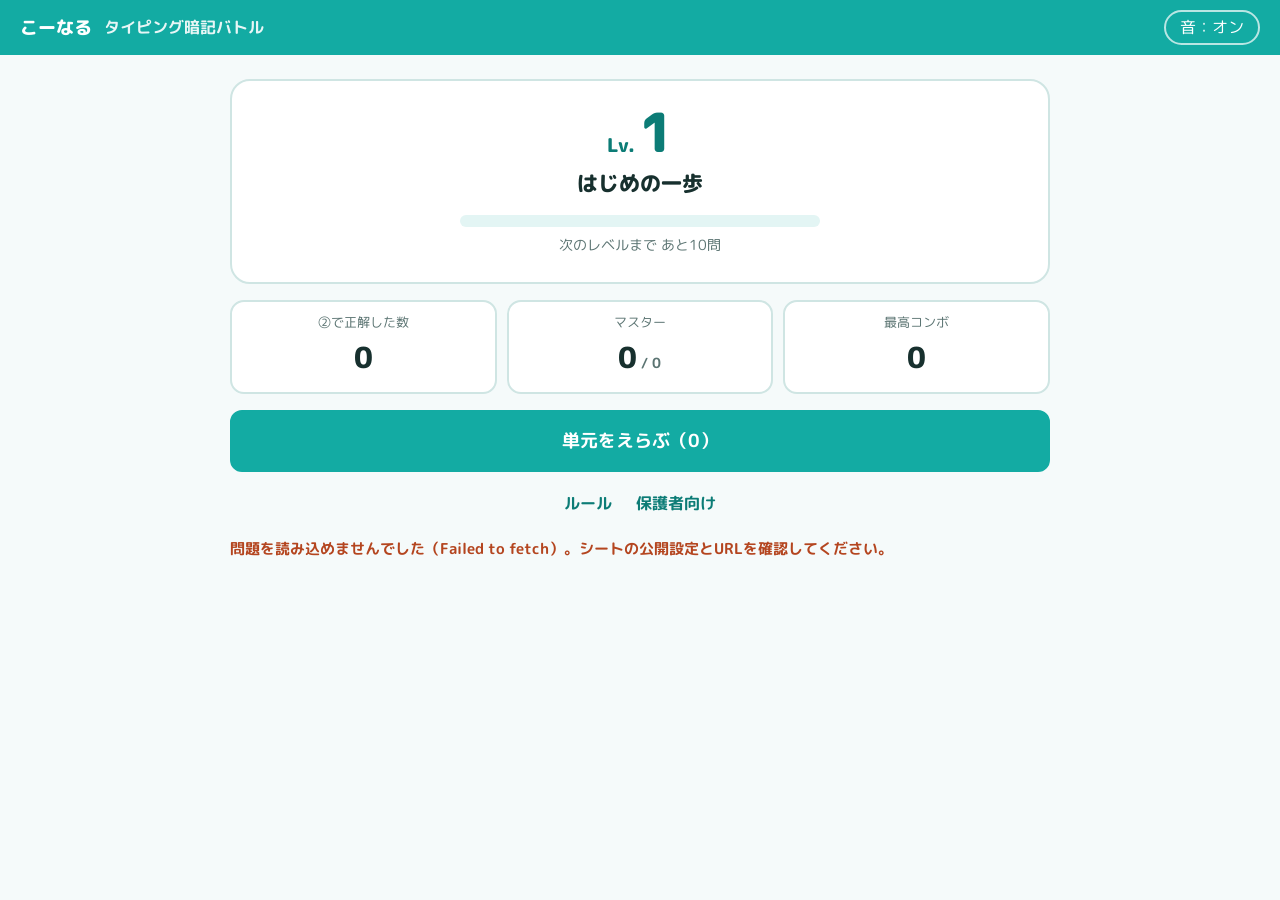
<file: typing.html>
<!DOCTYPE html>
<html lang="ja">
<head>
<meta charset="utf-8">
<meta name="viewport" content="width=device-width, initial-scale=1, viewport-fit=cover">
<title>タイピング暗記バトル｜こーなる</title>
<link rel="preconnect" href="https://fonts.googleapis.com">
<link rel="preconnect" href="https://fonts.gstatic.com" crossorigin>
<link href="https://fonts.googleapis.com/css2?family=M+PLUS+Rounded+1c:wght@400;700;800&display=swap" rel="stylesheet">
<link rel="stylesheet" href="typing.css">
</head>
<body>
<header class="bar">
  <a class="brand" href="./">こーなる</a>
  <span class="bar-title">タイピング暗記バトル</span>
  <button id="soundBtn" class="sound-btn" type="button">音：オン</button>
</header>
<div id="imeWarn" class="ime-warn" hidden>日本語入力がオンになっています。「半角/全角」キー（Macは「英数」キー）で英数入力に切り替えてください。</div>
<main id="app"></main>
<script src="typing.js"></script>
</body>
</html>
</file>
<file: style.css>
/* ── Reset & Base ── */
* { box-sizing: border-box; margin: 0; padding: 0; }
body {
  font-family: "Hiragino Kaku Gothic ProN", "Meiryo", sans-serif;
  background: #F5F7F6;
  color: #222;
  line-height: 1.7;
}

/* ── Header ── */
.site-header {
  background: #fff;
  border-bottom: 2px solid #13ABA3;
  position: sticky;
  top: 0;
  z-index: 100;
}
.header-inner {
  max-width: 720px;
  margin: 0 auto;
  padding: 0 20px;
  display: flex;
  align-items: center;
  height: 56px;
  gap: 12px;
}
.logo {
  font-size: 18px;
  font-weight: 700;
  color: #13ABA3;
  letter-spacing: 0.02em;
}
.logo span { color: #F4845F; }
.main-nav { display: flex; gap: 4px; margin-left: auto; }
.nav-btn {
  padding: 6px 14px;
  border-radius: 6px;
  border: none;
  background: transparent;
  font-size: 13px;
  color: #555;
  cursor: pointer;
  font-weight: 500;
  transition: background 0.15s, color 0.15s;
}
.nav-btn:hover { background: #E6F7F6; color: #13ABA3; }
.nav-btn.active { background: #E6F7F6; color: #13ABA3; font-weight: 700; }

/* ── Section ── */
.section { display: none; }
.section.active { display: block; }

/* ── Hero ── */
.hero {
  background: linear-gradient(135deg, #13ABA3 0%, #0E8D86 100%);
  padding: 40px 24px;
  display: flex;
  align-items: center;
  gap: 20px;
  max-width: 100%;
}
.hero-emoji { font-size: 64px; flex-shrink: 0; line-height: 1; }
.hero-title {
  font-size: 22px;
  font-weight: 700;
  color: #fff;
  line-height: 1.5;
  margin-bottom: 10px;
}
.hero-sub {
  font-size: 13px;
  color: rgba(255,255,255,0.88);
  line-height: 1.7;
  max-width: 340px;
}

/* ── Home cards ── */
.card-grid {
  max-width: 720px;
  margin: 0 auto;
  padding: 28px 20px;
  display: grid;
  grid-template-columns: repeat(auto-fit, minmax(200px, 1fr));
  gap: 14px;
}
.home-card {
  background: #fff;
  border: 1.5px solid #C0E8E6;
  border-radius: 12px;
  padding: 24px 16px;
  text-align: center;
  cursor: pointer;
  transition: border-color 0.15s, box-shadow 0.15s;
}
.home-card:hover { border-color: #13ABA3; box-shadow: 0 2px 8px rgba(19,171,163,0.12); }
.hc-icon { font-size: 36px; margin-bottom: 10px; }
.hc-title { font-size: 16px; font-weight: 700; color: #222; margin-bottom: 4px; }
.hc-desc { font-size: 13px; color: #777; }

/* ── Section inner ── */
.sec-inner {
  max-width: 720px;
  margin: 0 auto;
  padding: 28px 20px;
}
.sec-title {
  font-size: 16px;
  font-weight: 700;
  color: #13ABA3;
  margin-bottom: 6px;
  display: flex;
  align-items: center;
  gap: 10px;
}
.sec-title::after { content: ''; flex: 1; height: 1px; background: #C0E8E6; }
.sec-lead { font-size: 14px; color: #666; margin-bottom: 20px; }

/* ── Subject grid ── */
.subject-grid {
  display: grid;
  grid-template-columns: repeat(auto-fit, minmax(160px, 1fr));
  gap: 12px;
}
.subject-card {
  background: #fff;
  border: 1.5px solid #C0E8E6;
  border-radius: 12px;
  padding: 20px 12px;
  text-align: center;
  cursor: pointer;
  transition: border-color 0.15s, box-shadow 0.15s;
}
.subject-card:hover { border-color: #13ABA3; box-shadow: 0 2px 8px rgba(19,171,163,0.12); }
.subject-icon { font-size: 32px; margin-bottom: 8px; }
.subject-name { font-size: 15px; font-weight: 700; color: #222; margin-bottom: 4px; }
.subject-meta { font-size: 12px; color: #888; }

/* ── Quiz ── */
.back-btn {
  background: none;
  border: none;
  color: #888;
  font-size: 13px;
  cursor: pointer;
  padding: 0;
  margin-bottom: 16px;
  display: block;
}
.back-btn:hover { color: #13ABA3; }

.q-progress { display: flex; align-items: center; gap: 12px; margin-bottom: 20px; }
.q-bar { flex: 1; height: 6px; background: #E0F3F2; border-radius: 3px; overflow: hidden; }
.q-bar-fill { height: 100%; background: #13ABA3; border-radius: 3px; transition: width 0.3s; }
.q-count { font-size: 13px; color: #888; min-width: 48px; text-align: right; }

.question-card {
  background: #fff;
  border: 1.5px solid #C0E8E6;
  border-radius: 12px;
  padding: 24px;
  margin-bottom: 16px;
}
.q-text { font-size: 20px; font-weight: 500; line-height: 1.6; color: #222; }

.choices {
  display: grid;
  grid-template-columns: 1fr 1fr;
  gap: 10px;
  margin-bottom: 16px;
}
.choice-btn {
  padding: 16px 12px;
  border-radius: 10px;
  border: 1.5px solid #ddd;
  background: #fff;
  font-size: 16px;
  cursor: pointer;
  transition: border-color 0.15s, background 0.15s;
  color: #222;
  font-family: inherit;
}
.choice-btn:hover { border-color: #13ABA3; background: #E6F7F6; }
.choice-btn.correct { background: #E6F5EC; border-color: #2E9B5A; color: #1A6636; }
.choice-btn.wrong { background: #FDECEA; border-color: #D9534F; color: #8B1A1A; }

.feedback {
  padding: 12px 16px;
  border-radius: 8px;
  font-size: 15px;
  font-weight: 500;
  display: none;
  margin-bottom: 8px;
}
.feedback.correct { background: #E6F5EC; color: #1A6636; display: block; }
.feedback.wrong { background: #FDECEA; color: #8B1A1A; display: block; }

/* ── Result ── */
.result-box {
  background: #fff;
  border: 1.5px solid #C0E8E6;
  border-radius: 16px;
  padding: 36px 24px;
  text-align: center;
}
.result-emoji { font-size: 56px; margin-bottom: 12px; }
.result-msg { font-size: 20px; font-weight: 700; color: #222; margin-bottom: 6px; }
.result-score { font-size: 14px; color: #777; margin-bottom: 24px; }
.retry-btn {
  display: block;
  width: 100%;
  padding: 14px;
  background: #13ABA3;
  color: #fff;
  border: none;
  border-radius: 10px;
  font-size: 16px;
  font-weight: 700;
  cursor: pointer;
  margin-bottom: 10px;
  font-family: inherit;
  transition: background 0.15s;
}
.retry-btn:hover { background: #0E8D86; }
.back-btn2 {
  display: block;
  width: 100%;
  padding: 12px;
  background: transparent;
  color: #888;
  border: 1.5px solid #ddd;
  border-radius: 10px;
  font-size: 14px;
  cursor: pointer;
  font-family: inherit;
}
.back-btn2:hover { border-color: #13ABA3; color: #13ABA3; }

/* ── Support tool card ── */
.tool-card {
  background: #fff;
  border: 1.5px solid #C0E8E6;
  border-radius: 12px;
  padding: 18px 20px;
  display: flex;
  align-items: center;
  gap: 16px;
  cursor: pointer;
  transition: border-color 0.15s, box-shadow 0.15s;
}
.tool-card:hover { border-color: #13ABA3; box-shadow: 0 2px 8px rgba(19,171,163,0.12); }
.tc-icon { font-size: 32px; flex-shrink: 0; }
.tc-title { font-size: 15px; font-weight: 700; color: #222; margin-bottom: 4px; }
.tc-desc { font-size: 13px; color: #777; line-height: 1.5; }
.tc-arrow { margin-left: auto; color: #13ABA3; font-size: 20px; font-weight: 700; flex-shrink: 0; }

/* ── Responsive ── */
@media (max-width: 480px) {
  .hero { flex-direction: column; text-align: center; padding: 32px 20px; }
  .hero-sub { max-width: 100%; }
  .hero-emoji { font-size: 48px; }
  .hero-title { font-size: 19px; }
  .nav-btn { padding: 6px 10px; font-size: 12px; }
  .choices { grid-template-columns: 1fr; }
}
</file>
<file: typing.css>
:root {
  --teal: #13ABA3;
  --teal-dark: #0C7C76;
  --teal-pale: #E3F5F4;
  --orange: #F4845F;
  --orange-pale: #FDE9E1;
  --ink: #17302E;
  --sub: #5B7472;
  --line: #CFE5E3;
  --paper: #F5FAFA;
  --egg: #FFFFFF;
  --gold: #F2C230;
  --gold-dark: #B88A00;
  color-scheme: light;
}
* { box-sizing: border-box; }
html, body { margin: 0; }
body {
  font-family: "M PLUS Rounded 1c", "Hiragino Maru Gothic ProN", "Hiragino Sans", "Yu Gothic UI", "Meiryo", sans-serif;
  color: var(--ink);
  background: var(--paper);
  line-height: 1.7;
  min-height: 100vh;
}
button { font: inherit; color: inherit; }

/* ヘッダー */
.bar {
  display: flex; align-items: center; gap: 12px;
  padding: 10px 20px; background: var(--teal); color: #fff;
}
.brand { color: #fff; font-weight: 800; text-decoration: none; font-size: 1.1rem; }
.bar-title { font-weight: 700; opacity: .9; }
.sound-btn {
  margin-left: auto; background: transparent; color: #fff;
  border: 2px solid rgba(255,255,255,.7); border-radius: 999px; padding: 2px 14px; cursor: pointer;
}
.ime-warn {
  background: var(--orange); color: #fff; font-weight: 700;
  padding: 10px 20px; text-align: center;
}
main { max-width: 860px; margin: 0 auto; padding: 24px 20px 64px; }

/* 共通部品 */
.btn {
  border: 2px solid var(--teal); background: #fff; color: var(--teal-dark);
  border-radius: 12px; padding: 8px 18px; font-weight: 700; cursor: pointer;
}
.btn.primary { background: var(--teal); color: #fff; }
.btn.big { padding: 14px 24px; font-size: 1.1rem; width: 100%; }
.btn:hover { filter: brightness(.96); }
.btn:focus-visible, .link:focus-visible, .sound-btn:focus-visible, select:focus-visible { outline: 3px solid var(--orange); outline-offset: 2px; }
.link { background: none; border: none; color: var(--teal-dark); font-weight: 700; cursor: pointer; padding: 4px 0; }
.note { color: var(--sub); font-size: .92rem; }
.note.warn { color: #B4451F; font-weight: 700; }
.hint { color: var(--sub); font-size: .9rem; text-align: center; margin: 8px 0 0; min-height: 1.5em; }

/* ホーム */
.level-card {
  background: #fff; border: 2px solid var(--line); border-radius: 20px;
  padding: 24px; text-align: center;
}
.lv { font-weight: 800; color: var(--teal-dark); font-size: 1.2rem; }
.lv span { font-size: 3.4rem; line-height: 1; margin-left: 4px; }
.lv-title { font-size: 1.3rem; font-weight: 800; margin-top: 4px; }
.lv-bar, .mini-bar { display: block; background: var(--teal-pale); border-radius: 999px; overflow: hidden; }
.lv-bar { height: 12px; margin: 14px auto 6px; max-width: 360px; }
.lv-bar i, .mini-bar i { display: block; height: 100%; background: var(--teal); }
.lv-next { color: var(--sub); font-size: .9rem; }
.stats { display: grid; grid-template-columns: repeat(3, 1fr); gap: 10px; margin: 16px 0; }
.stats div { background: #fff; border: 2px solid var(--line); border-radius: 14px; padding: 10px 8px; text-align: center; }
.stats dt { font-size: .8rem; color: var(--sub); }
.stats dd { margin: 0; font-size: 1.8rem; font-weight: 800; }
.stats small { font-size: .9rem; color: var(--sub); font-weight: 700; }
.home-actions { display: grid; gap: 10px; }
.sub-links { display: flex; gap: 24px; justify-content: center; margin-top: 14px; }

/* 単元一覧 */
.units-head { display: flex; justify-content: space-between; align-items: center; gap: 12px; flex-wrap: wrap; }
.exam-pick { font-size: .9rem; color: var(--sub); display: flex; align-items: center; gap: 8px; }
.exam-pick select { font: inherit; padding: 4px 8px; border-radius: 8px; border: 2px solid var(--line); background: #fff; }
.subject { font-size: 1.1rem; margin: 20px 0 8px; color: var(--teal-dark); }
.unit-list { display: grid; gap: 12px; }
.unit {
  display: flex; gap: 16px; align-items: center;
  background: #fff; border: 2px solid var(--line); border-radius: 18px; padding: 14px 18px;
}
.unit-egg { flex: none; width: 64px; display: flex; justify-content: center; }
.unit-main { flex: 1; min-width: 0; }
.unit h3 { margin: 0; font-size: 1.25rem; display: flex; align-items: center; gap: 8px; flex-wrap: wrap; }
.badge { font-size: .75rem; background: var(--orange); color: #fff; border-radius: 999px; padding: 1px 10px; }
.badge.gold { background: var(--gold); color: #5A4300; }
.unit-meta { margin: 2px 0 10px; font-size: .92rem; color: var(--sub); display: flex; gap: 14px; flex-wrap: wrap; }
.unit-meta b { color: var(--ink); font-size: 1.1rem; }
.retry { color: #B4451F; font-weight: 700; }
.unit-btns { display: flex; gap: 8px; flex-wrap: wrap; }
.rules-link { text-align: center; margin-top: 20px; }

/* プレイ画面 */
.play-head { display: flex; align-items: center; gap: 12px; }
.play-title { font-weight: 800; flex: 1; text-align: center; }
.timer, .combo { min-width: 90px; text-align: right; font-weight: 800; font-variant-numeric: tabular-nums; }
.combo { color: var(--orange); font-size: 1.1rem; }
.progress { text-align: center; color: var(--sub); margin: 14px 0 6px; font-weight: 700; }
.q-card {
  background: #fff; border: 2px solid var(--line); border-radius: 22px;
  padding: 28px 24px; text-align: center;
}
.q-text { font-size: 1.35rem; font-weight: 700; margin: 0 0 14px; }
.q-answer { font-size: 2.6rem; font-weight: 800; margin: 0; line-height: 1.3; color: var(--teal-dark); }
.q-yomi { margin: 0; color: var(--sub); }
.guide {
  font-size: 1.9rem; font-weight: 800; letter-spacing: .04em; margin: 14px 0 0;
  font-variant-ligatures: none; word-break: break-all;
}
.guide .typed { color: var(--teal); }
.guide .rest { color: #A7BDBB; }
.shake-a { animation: shakeA .18s; }
.shake-b { animation: shakeB .18s; }
@keyframes shakeA { 0%,100% { transform: none; } 33% { transform: translateX(-5px); } 66% { transform: translateX(5px); } }
@keyframes shakeB { 0%,100% { transform: none; } 33% { transform: translateX(5px); } 66% { transform: translateX(-5px); } }

/* バトル */
.boss {
  margin-top: 14px; background: var(--ink); color: #fff; border-radius: 18px;
  padding: 14px 18px; display: grid; grid-template-columns: auto 1fr auto; gap: 14px; align-items: center;
}
.boss-name { font-weight: 800; }
.hp { display: flex; gap: 4px; }
.hp i { flex: 1; height: 16px; border-radius: 4px; background: rgba(255,255,255,.15); transition: background .3s; }
.hp i.on { background: var(--orange); }
.boss-hp { font-variant-numeric: tabular-nums; font-weight: 700; font-size: .9rem; }
.answer-box {
  display: inline-flex; align-items: center; min-width: 60%; justify-content: center;
  border-bottom: 4px solid var(--teal); padding: 4px 12px; font-size: 2.2rem; font-weight: 800; min-height: 3.2rem;
}
.caret { width: 3px; height: 2.2rem; background: var(--teal); margin-left: 4px; animation: blink 1s steps(1) infinite; }
@keyframes blink { 50% { opacity: 0; } }
.raw { color: var(--sub); margin: 6px 0 0; min-height: 1.6em; letter-spacing: .05em; }
.fb { border-radius: 16px; padding: 16px; }
.fb.ok { background: var(--teal-pale); display: flex; flex-direction: column; align-items: center; gap: 2px; }
.fb.ng { background: var(--orange-pale); }
.fb-big { font-size: 1.6rem; font-weight: 800; color: var(--teal-dark); }
.fb-ans { font-size: 2.3rem; font-weight: 800; margin: 0; line-height: 1.3; }
.fb-new { background: var(--orange); color: #fff; font-weight: 800; border-radius: 999px; padding: 0 14px; }
.fb-label { margin: 0; color: #B4451F; font-weight: 800; }

/* 結果 */
.result { text-align: center; }
.result-kicker { color: var(--sub); font-weight: 700; margin: 0; }
.result-big { font-size: 3.4rem; font-weight: 800; margin: 4px 0; color: var(--teal-dark); line-height: 1.2; }
.result-best { color: var(--orange); font-weight: 800; font-size: 1.3rem; margin: 0; }
.result-sub { color: var(--sub); margin: 6px 0; }
.result-egg { margin: 10px 0; }
.result-egg p { margin: 4px 0 0; font-weight: 700; }
.result-egg.pop .egg { animation: pop .6s ease-out; }
@keyframes pop { 0% { transform: scale(.6); } 60% { transform: scale(1.15); } 100% { transform: scale(1); } }
.result-btns { display: flex; gap: 10px; justify-content: center; flex-wrap: wrap; margin-top: 18px; }

/* 保護者向け・ルール */
.parent h2, .rules h2 { margin: 8px 0 12px; }
.parent h3, .rules h3 { font-size: 1.05rem; color: var(--teal-dark); margin: 20px 0 6px; }
.tbl-wrap { overflow-x: auto; }
.tbl { width: 100%; border-collapse: collapse; background: #fff; border-radius: 12px; overflow: hidden; font-size: .92rem; }
.tbl th, .tbl td { padding: 8px 10px; border-bottom: 1px solid var(--line); text-align: left; vertical-align: top; }
.tbl th { background: var(--teal-pale); }
.bar-col { white-space: nowrap; }
.mini-bar { display: inline-block; width: 80px; height: 8px; vertical-align: middle; }
.rules ul { margin: 0; padding-left: 1.3em; }
.rules li { margin: 4px 0; }

@media (max-width: 560px) {
  .q-answer, .fb-ans { font-size: 2rem; }
  .guide { font-size: 1.4rem; }
  .boss { grid-template-columns: 1fr auto; }
  .hp { grid-column: 1 / -1; grid-row: 2; }
  .unit { align-items: flex-start; }
}
@media (prefers-reduced-motion: reduce) {
  *, *::before, *::after { animation: none !important; transition: none !important; }
}
</file>
